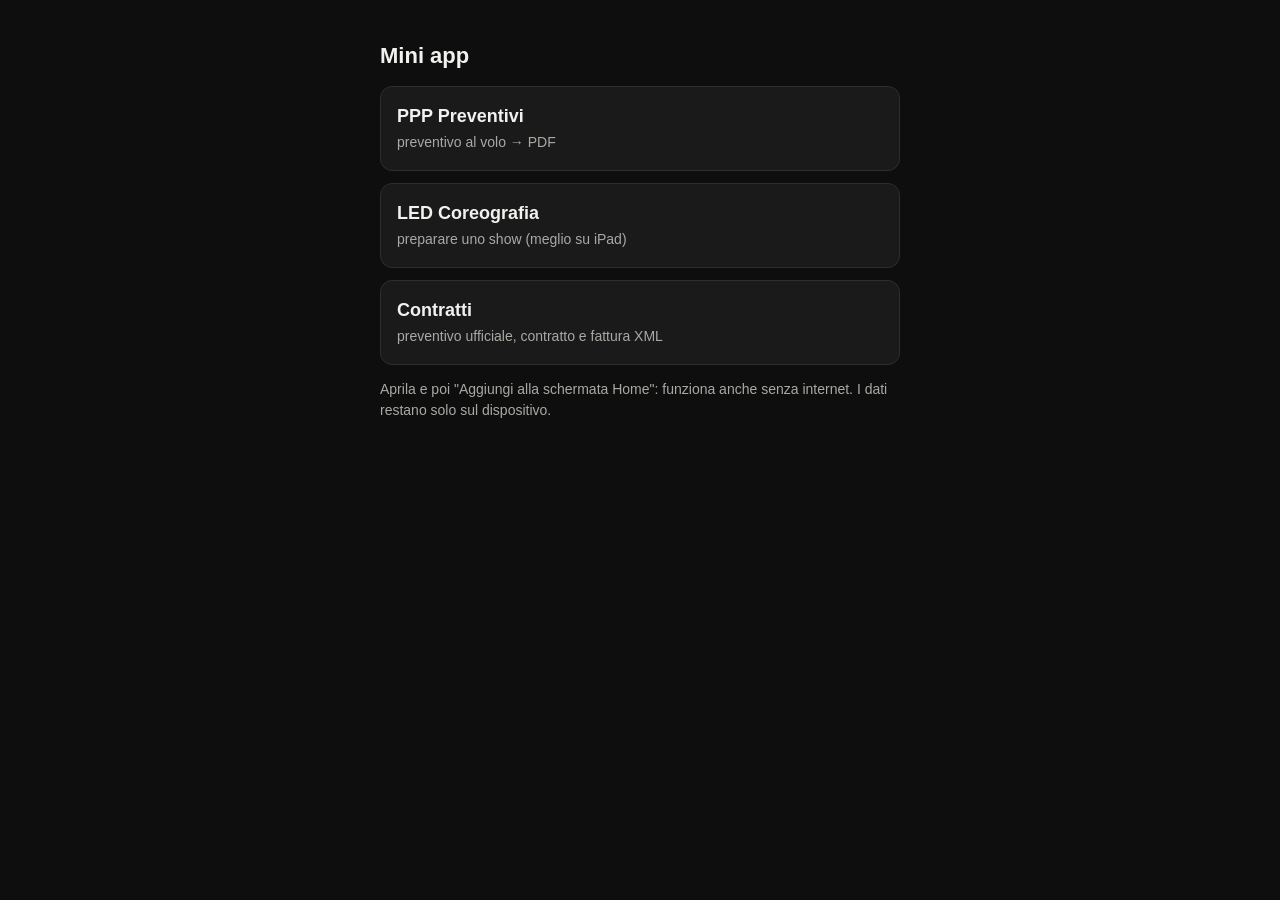
<file: index.html>
<!DOCTYPE html>
<html lang="it"><head><meta charset="utf-8"><meta name="viewport" content="width=device-width, initial-scale=1">
<title>Mini app</title><meta name="robots" content="noindex">
<style>
:root{--bg:#0e0e0e;--card:#1a1a1a;--t:#f1f1ef;--t2:#a9a9a4;--b:#2e2e2c}
body{margin:0;background:var(--bg);color:var(--t);font:16px/1.5 -apple-system,BlinkMacSystemFont,'Segoe UI',Roboto,sans-serif;padding:24px 16px}
main{max-width:520px;margin:0 auto}h1{font-size:22px}
a{display:block;background:var(--card);border:1px solid var(--b);border-radius:12px;padding:16px;margin:12px 0;color:var(--t);text-decoration:none}
a b{display:block;font-size:18px}a span{color:var(--t2);font-size:14px}p{color:var(--t2);font-size:14px}
</style></head><body><main>
<h1>Mini app</h1>
<a href="preventivi/"><b>PPP Preventivi</b><span>preventivo al volo → PDF</span></a>
<a href="led/"><b>LED Coreografia</b><span>preparare uno show (meglio su iPad)</span></a>
<a href="contratti/"><b>Contratti</b><span>preventivo ufficiale, contratto e fattura XML</span></a>
<p>Aprila e poi "Aggiungi alla schermata Home": funziona anche senza internet. I dati restano solo sul dispositivo.</p>
</main></body></html>
</file>
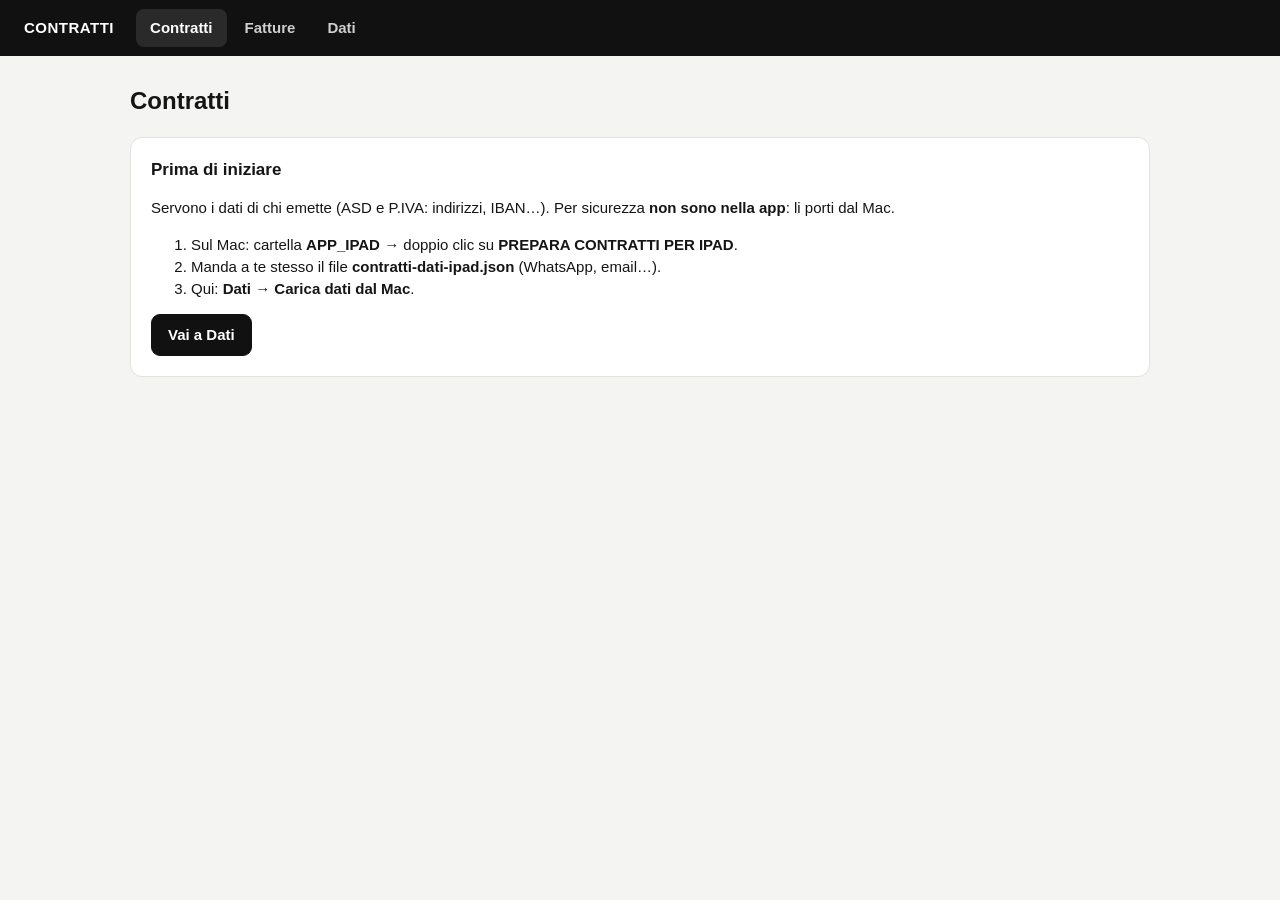
<file: contratti/index.html>
<!DOCTYPE html>
<html lang="it">
<head>
<meta charset="utf-8">
<meta name="viewport" content="width=device-width, initial-scale=1, viewport-fit=cover">
<title>Contratti</title>
<meta name="robots" content="noindex">
<meta name="theme-color" content="#111111">
<meta name="apple-mobile-web-app-capable" content="yes">
<meta name="mobile-web-app-capable" content="yes">
<meta name="apple-mobile-web-app-status-bar-style" content="black">
<meta name="apple-mobile-web-app-title" content="Contratti">
<link rel="manifest" href="manifest.webmanifest">
<link rel="icon" type="image/png" sizes="192x192" href="assets/icon-192.png">
<link rel="apple-touch-icon" href="assets/icon-180.png">
<link rel="stylesheet" href="style.css">
</head>
<body>
<header class="barra">
  <div class="logo">CONTRATTI</div>
  <nav>
    <a href="#elenco" data-tab="elenco">Contratti</a>
    <a href="#fatture" data-tab="fatture">Fatture</a>
    <a href="#dati" data-tab="dati">Dati</a>
  </nav>
</header>
<main id="vista"></main>

<div id="overlay" class="overlay nascosto" role="dialog" aria-modal="true">
  <div class="overlay-box">
    <div class="overlay-testa"><b id="overlay-titolo"></b><button type="button" class="btn leggero" id="overlay-chiudi">Chiudi</button></div>
    <div id="overlay-corpo"></div>
  </div>
</div>
<div id="toast" class="toast nascosto" role="status" aria-live="polite"></div>

<script src="vendor/nunjucks.min.js"></script>
<script src="vendor/jspdf.umd.min.js"></script>
<script src="logica.js"></script>
<script src="base.js"></script>
<script src="pdf.js"></script>
<script src="app.js"></script>
</body>
</html>
</file>
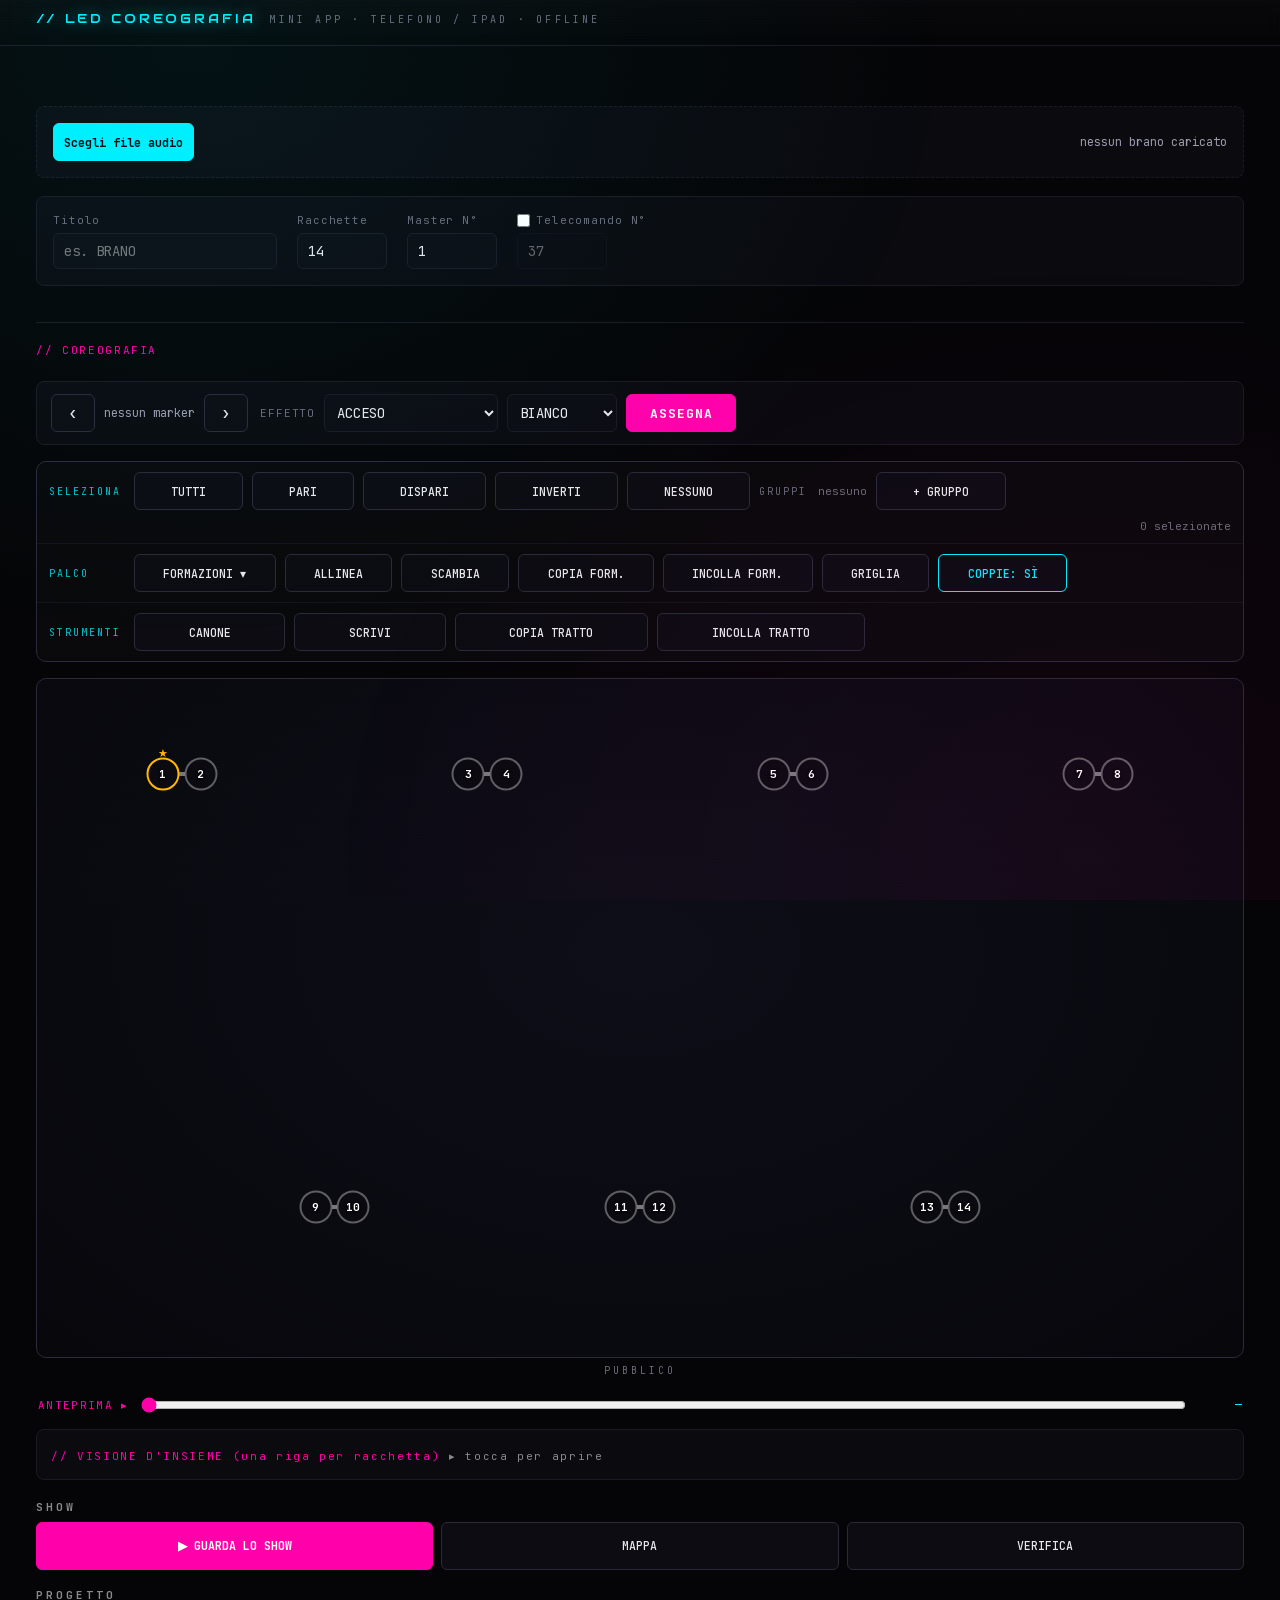
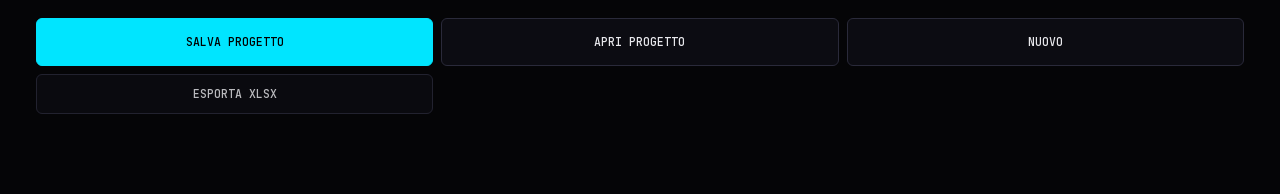
<file: led/index.html>
<!DOCTYPE html>
<html lang="it">
<head>
<meta charset="UTF-8">
<meta name="viewport" content="width=device-width, initial-scale=1, viewport-fit=cover">
<title>LED Coreografia</title>
<meta name="description" content="Editor COREOGRAFIA dell'app LED, per preparare gli show anche fuori casa.">
<meta name="theme-color" content="#000000">
<meta name="apple-mobile-web-app-capable" content="yes">
<meta name="mobile-web-app-capable" content="yes">
<meta name="apple-mobile-web-app-status-bar-style" content="black-translucent">
<meta name="apple-mobile-web-app-title" content="LED Coreo">
<link rel="manifest" href="manifest.webmanifest">
<link rel="icon" type="image/png" sizes="192x192" href="assets/icon-192.png">
<link rel="apple-touch-icon" href="assets/icon-180.png">
<link rel="stylesheet" href="fonts/fonts.css">
<link rel="stylesheet" href="editor/app.css">
<link rel="stylesheet" href="editor/audio-assistant.css">
<link rel="stylesheet" href="editor/coreografia.css">
<link rel="stylesheet" href="mini.css">
</head>
<body>

<header class="topbar">
  <div class="brand">
    <span class="brand-mark">// LED COREOGRAFIA</span>
    <span class="brand-tag">MINI APP · TELEFONO / IPAD · OFFLINE</span>
  </div>
</header>

<main class="shell">
  <div id="tab-audio">
    <div id="audio-assistant-root">
      <div class="aa-loading">Caricamento COREOGRAFIA…</div>
    </div>
  </div>
</main>

<div class="toast" id="toast"></div>

<script src="vendor/jszip.min.js"></script>
<script src="vendor/exceljs.min.js"></script>
<script src="editor/registro.js"></script>
<script src="mini.js"></script>
<script src="motore.js"></script>
<script>
  // come app.js del Mac: colori del registro come variabili CSS, poi l'editor
  (function () {
    const root = document.documentElement;
    Object.entries(window.LED_REGISTRO.colori).forEach(([nome, info]) => root.style.setProperty('--led-' + nome.toLowerCase(), info.css));
    const s = document.createElement('script');
    s.src = 'editor/audio-assistant.js';
    s.onerror = () => toast('Errore caricamento editor', 'err');
    document.body.appendChild(s);
    const sicuro = location.protocol === 'https:' || location.hostname === 'localhost' || location.hostname === '127.0.0.1';
    if ('serviceWorker' in navigator && sicuro) navigator.serviceWorker.register('sw.js').catch(() => {});
  })();
</script>
</body>
</html>
</file>
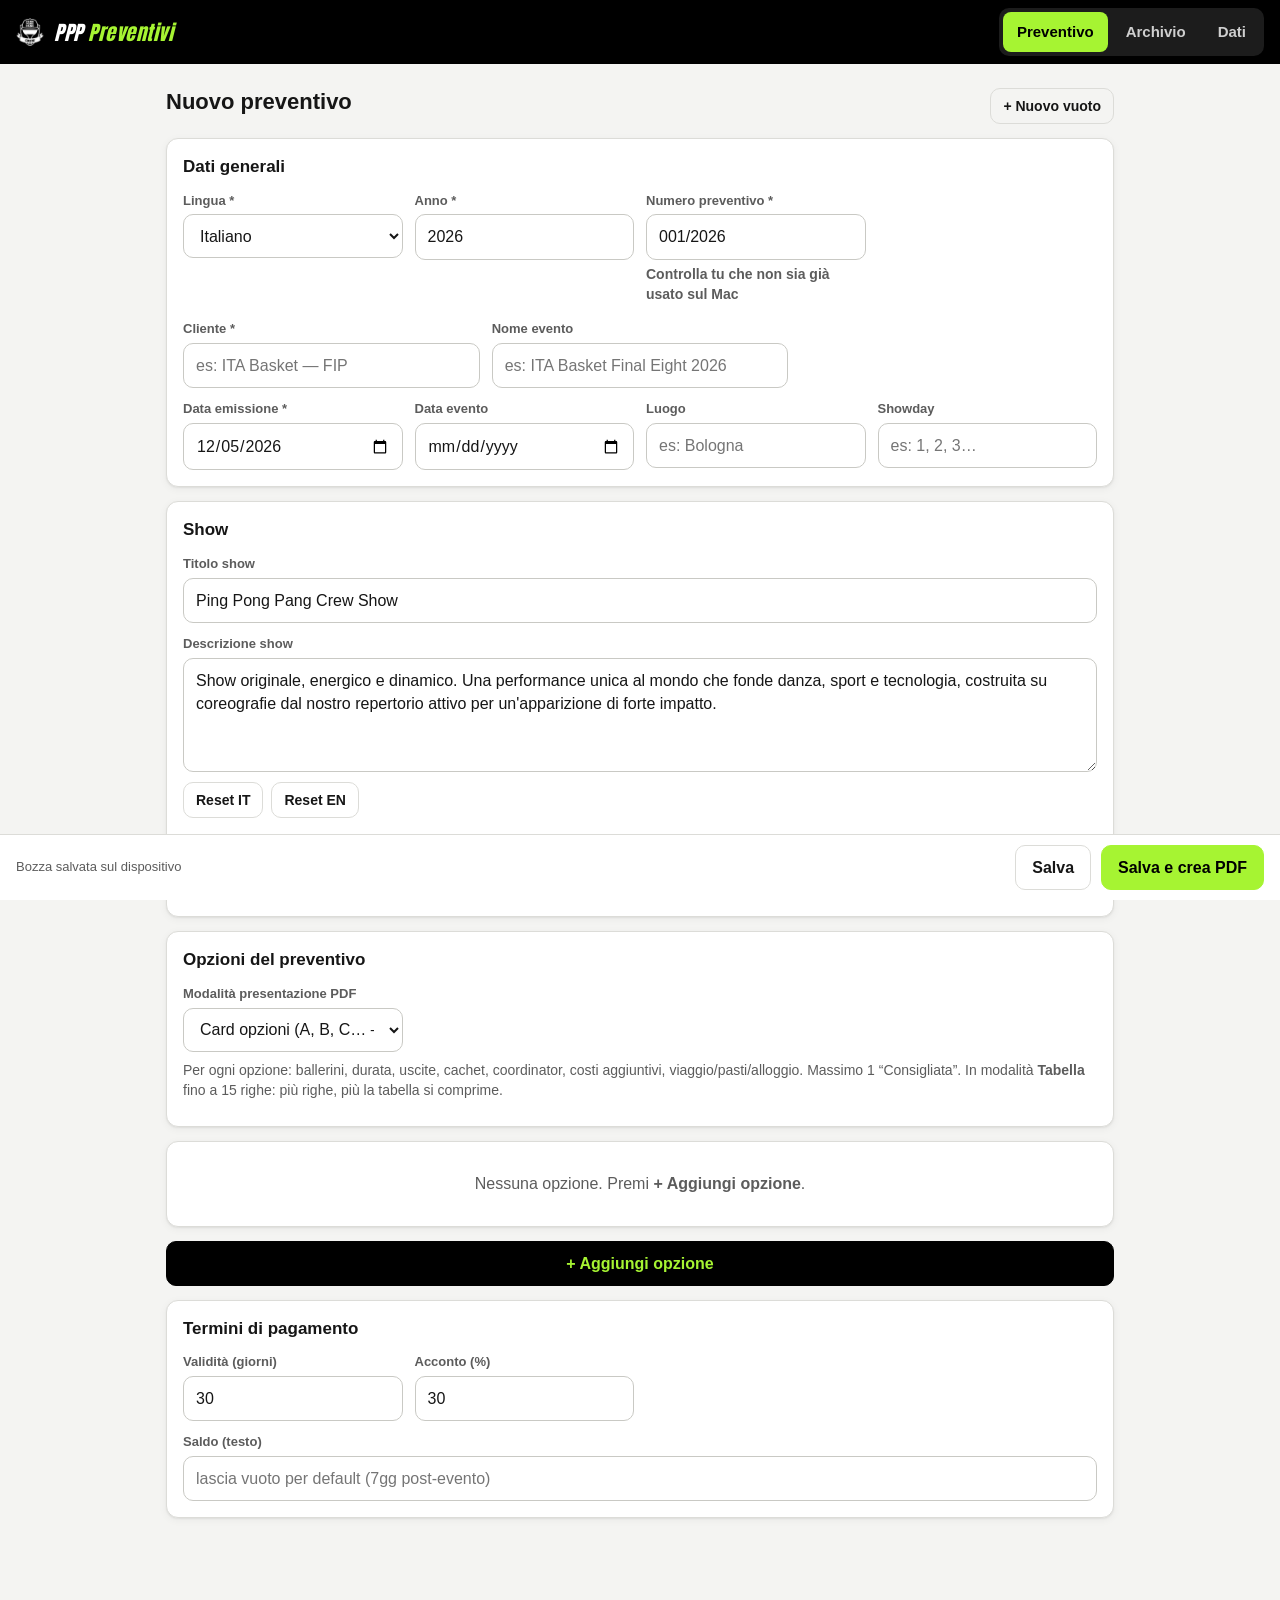
<file: preventivi/index.html>
<!DOCTYPE html>
<html lang="it">
<head>
<meta charset="utf-8">
<meta name="viewport" content="width=device-width, initial-scale=1, viewport-fit=cover">
<title>PPP Preventivi</title>
<meta name="description" content="Prepara i preventivi Ping Pong Pang Crew e crea il PDF, anche offline.">
<meta name="theme-color" content="#000000">
<meta name="apple-mobile-web-app-capable" content="yes">
<meta name="mobile-web-app-capable" content="yes">
<meta name="apple-mobile-web-app-status-bar-style" content="black">
<meta name="apple-mobile-web-app-title" content="PPP Preventivi">
<link rel="manifest" href="manifest.webmanifest">
<link rel="icon" type="image/png" sizes="192x192" href="assets/icon-192.png">
<link rel="apple-touch-icon" href="assets/icon-180.png">
<link rel="stylesheet" href="style.css">
</head>
<body>
<header class="topbar">
  <div class="brand"><img src="assets/logo_white.png" alt=""><span>PPP <em>Preventivi</em></span></div>
  <nav class="tabs" aria-label="Sezioni">
    <button type="button" data-vai="preventivo">Preventivo</button>
    <button type="button" data-vai="archivio">Archivio</button>
    <button type="button" data-vai="dati">Dati</button>
  </nav>
</header>

<main id="vista" tabindex="-1"></main>

<div id="overlay" class="overlay hidden" role="dialog" aria-modal="true" aria-labelledby="overlay-titolo">
  <div class="overlay-box">
    <div class="overlay-head">
      <h2 id="overlay-titolo">PDF</h2>
      <button type="button" class="btn btn-ghost" id="overlay-chiudi">Chiudi</button>
    </div>
    <div id="overlay-corpo"></div>
  </div>
</div>

<div id="toast" class="toast hidden" role="status" aria-live="polite"></div>

<script src="vendor/html2canvas.min.js"></script>
<script src="vendor/jspdf.umd.min.js"></script>
<script src="pdf-css.js"></script>
<script src="pdf.js"></script>
<script src="config-ppp.js"></script>
<script src="app.js"></script>
</body>
</html>
</file>
<file: contratti/style.css>
:root {
  --bg: #f4f4f2; --card: #fff; --ink: #151515; --muted: #6b6b6b; --line: #e2e2df;
  --acc: #111; --ok: #4f8f00; --okbg: #eaf7d9; --warn: #b45309; --warnbg: #fff4e5; --err: #c62828;
  --r: 12px;
}
* { box-sizing: border-box; }
html { font: 15px/1.45 -apple-system, BlinkMacSystemFont, "Helvetica Neue", Helvetica, Arial, sans-serif; color: var(--ink); background: var(--bg); }
body { margin: 0; }
a { color: inherit; }
header.barra { position: sticky; top: 0; z-index: 10; background: #111; color: #fff; display: flex; align-items: center; gap: 22px; padding: 0 24px; height: 56px; }
header.barra .logo { font-weight: 800; letter-spacing: .5px; }
header.barra nav { display: flex; gap: 4px; }
header.barra nav a { text-decoration: none; padding: 8px 14px; border-radius: 8px; color: #cfcfcf; font-weight: 600; }
header.barra nav a.on, header.barra nav a:hover { background: #2a2a2a; color: #fff; }
main { max-width: 1060px; margin: 0 auto; padding: 24px 20px 120px; }
h1 { font-size: 24px; margin: 4px 0 18px; }
h2 { font-size: 17px; margin: 0 0 14px; display: flex; align-items: center; gap: 10px; }
h2 .n { display: inline-grid; place-items: center; width: 26px; height: 26px; border-radius: 50%; background: #111; color: #fff; font-size: 13px; }
.card { background: var(--card); border: 1px solid var(--line); border-radius: var(--r); padding: 20px; margin-bottom: 16px; }
.riga { display: flex; gap: 12px; flex-wrap: wrap; }
.riga > * { flex: 1 1 180px; }
.riga > .x2 { flex: 2 1 280px; }
.riga > .stretto { flex: 0 1 120px; }
label { display: block; font-size: 12.5px; font-weight: 600; color: var(--muted); margin-bottom: 10px; }
label > input, label > select, label > textarea { margin-top: 4px; }
input, select, textarea { width: 100%; font: inherit; color: inherit; padding: 9px 11px; border: 1px solid #cfcfcb; border-radius: 8px; background: #fff; }
textarea { min-height: 64px; resize: vertical; }
input:focus, select:focus, textarea:focus { outline: 2px solid #111; outline-offset: -1px; border-color: #111; }
input[type=checkbox] { width: auto; margin: 0 6px 0 0; vertical-align: -2px; }
.check { display: flex; align-items: center; color: var(--ink); font-weight: 500; font-size: 14px; }
.aiuto { font-size: 12.5px; color: var(--muted); margin: -4px 0 10px; }
.btn { display: inline-flex; align-items: center; gap: 6px; font: inherit; font-weight: 650; padding: 9px 16px; border-radius: 9px; border: 1px solid #111; background: #fff; color: #111; cursor: pointer; text-decoration: none; white-space: nowrap; }
.btn:hover { background: #f0f0ee; }
.btn.nero { background: #111; color: #fff; }
.btn.nero:hover { background: #333; }
.btn.piccolo { padding: 5px 10px; font-size: 13px; border-radius: 7px; }
.btn.rosso { border-color: var(--err); color: var(--err); }
.btn.leggero { border-color: transparent; background: transparent; color: var(--muted); }
.scelta { display: flex; gap: 10px; flex-wrap: wrap; }
.scelta label { flex: 1 1 220px; margin: 0; border: 2px solid var(--line); border-radius: 10px; padding: 12px 14px; cursor: pointer; color: var(--ink); font-size: 14px; }
.scelta label b { display: block; font-size: 15px; }
.scelta label span { color: var(--muted); font-weight: 400; font-size: 12.5px; }
.scelta input { display: none; }
.scelta label:has(input:checked) { border-color: #111; background: #fafaf7; }
.lista-righe .r { display: flex; gap: 8px; align-items: flex-start; margin-bottom: 8px; }
.lista-righe .r > * { margin: 0; }
.lista-righe .r input { margin: 0; }
.tot { display: flex; gap: 18px; justify-content: flex-end; flex-wrap: wrap; font-size: 14px; color: var(--muted); padding-top: 8px; border-top: 1px solid var(--line); margin-top: 6px; }
.tot b { color: var(--ink); font-size: 16px; }
.pied { position: fixed; left: 0; right: 0; bottom: 0; background: rgba(255,255,255,.96); border-top: 1px solid var(--line); padding: 12px 20px; display: flex; gap: 10px; justify-content: center; align-items: center; flex-wrap: wrap; z-index: 9; backdrop-filter: blur(6px); }
.esito { font-size: 14px; color: var(--muted); }
.esito.ok { color: var(--ok); font-weight: 600; }
.esito.err { color: var(--err); font-weight: 600; }
table.elenco { width: 100%; border-collapse: collapse; font-size: 14px; }
table.elenco th { text-align: left; font-size: 12px; color: var(--muted); font-weight: 650; padding: 8px 10px; border-bottom: 1px solid var(--line); }
table.elenco td { padding: 10px; border-bottom: 1px solid var(--line); vertical-align: middle; }
table.elenco td.az { white-space: nowrap; text-align: right; }
table.elenco .sub { color: var(--muted); font-size: 12.5px; }
.chip { display: inline-block; font-size: 11.5px; font-weight: 700; padding: 2px 8px; border-radius: 20px; background: #eee; }
.chip.asd { background: #e7efff; color: #234a9b; }
.chip.patrizio { background: #f1e9ff; color: #5b2d9b; }
select.stato { width: auto; padding: 4px 8px; font-size: 13px; }
.vuoto { text-align: center; color: var(--muted); padding: 40px 10px; }
.avviso { background: var(--warnbg); color: #6b3a00; border-radius: 10px; padding: 10px 14px; font-size: 13.5px; margin-bottom: 14px; }
.info { background: #f2f6ee; border-radius: 10px; padding: 10px 14px; font-size: 13.5px; margin-bottom: 14px; color: #2f4a12; }
details.altro { margin-top: 6px; }
details.altro summary { cursor: pointer; font-weight: 650; font-size: 14px; color: var(--muted); padding: 6px 0; }
.testa-pagina { display: flex; justify-content: space-between; align-items: center; gap: 12px; flex-wrap: wrap; margin-bottom: 14px; }
.testa-pagina h1 { margin: 0; }
@media (max-width: 700px) { header.barra { gap: 10px; padding: 0 12px; } main { padding: 16px 12px 140px; } }

/* ---------------- mini app (telefono / iPad) ---------------- */
html { -webkit-text-size-adjust: 100%; }
body { padding-bottom: env(safe-area-inset-bottom); }
header.barra { padding-top: env(safe-area-inset-top); height: calc(56px + env(safe-area-inset-top)); }
input, select, textarea { font-size: 16px; }              /* niente zoom automatico su iPhone */
.nascosto { display: none !important; }
.overlay { position: fixed; inset: 0; background: rgba(0,0,0,.55); z-index: 50; display: flex; align-items: flex-start; justify-content: center; padding: 18px 10px; overflow-y: auto; }
.overlay-box { background: #fff; border-radius: 14px; width: 100%; max-width: 620px; padding: 14px; }
.overlay-testa { display: flex; justify-content: space-between; align-items: center; margin-bottom: 10px; gap: 10px; }
.overlay img.anteprima { width: 100%; border: 1px solid var(--line); border-radius: 6px; display: block; }
.overlay .sotto { font-size: 13px; color: var(--muted); margin: 8px 0; }
.caricamento { padding: 40px 10px; text-align: center; color: var(--muted); }
.spinner { width: 34px; height: 34px; border: 3px solid #ddd; border-top-color: #111; border-radius: 50%; margin: 0 auto 12px; animation: gira 0.8s linear infinite; }
@keyframes gira { to { transform: rotate(360deg); } }
.toast { position: fixed; left: 50%; transform: translateX(-50%); bottom: calc(90px + env(safe-area-inset-bottom)); background: #111; color: #fff; padding: 10px 16px; border-radius: 10px; font-size: 14px; z-index: 60; max-width: 90vw; }
.schede { display: flex; flex-direction: column; gap: 10px; }
.scheda { background: var(--card); border: 1px solid var(--line); border-radius: var(--r); padding: 14px; }
.scheda .su { display: flex; justify-content: space-between; gap: 8px; align-items: flex-start; }
.scheda .sub { color: var(--muted); font-size: 13px; }
.scheda .az { display: flex; flex-wrap: wrap; gap: 6px; margin-top: 10px; }
.pied { padding-bottom: calc(12px + env(safe-area-inset-bottom)); }
.err { color: var(--err); }
@media (max-width: 700px) {
  header.barra nav a { padding: 8px 10px; }
  .card { padding: 14px; }
  .lista-righe .r { flex-wrap: wrap; }
  .lista-righe .r input[type=date] { flex: 1 1 150px !important; }
  .lista-righe .r input[data-c=attivita], .lista-righe .r input[data-c=descrizione] { flex: 1 1 100% !important; order: -1; }
  .pied .btn { padding: 9px 12px; }
}
</file>
<file: led/fonts/fonts.css>
/* Caratteri dell'app LED (Audiowide, JetBrains Mono — licenza OFL), copiati per l'uso offline */
/* latin-ext */
@font-face {
  font-family: 'Audiowide';
  font-style: normal;
  font-weight: 400;
  font-display: swap;
  src: url(audiowide-02a122c5.woff2) format('woff2');
  unicode-range: U+0100-02BA, U+02BD-02C5, U+02C7-02CC, U+02CE-02D7, U+02DD-02FF, U+0304, U+0308, U+0329, U+1D00-1DBF, U+1E00-1E9F, U+1EF2-1EFF, U+2020, U+20A0-20AB, U+20AD-20C4, U+2113, U+2C60-2C7F, U+A720-A7FF;
}
/* latin */
@font-face {
  font-family: 'Audiowide';
  font-style: normal;
  font-weight: 400;
  font-display: swap;
  src: url(audiowide-21aea122.woff2) format('woff2');
  unicode-range: U+0000-00FF, U+0131, U+0152-0153, U+02BB-02BC, U+02C6, U+02DA, U+02DC, U+0304, U+0308, U+0329, U+2000-206F, U+20AC, U+2122, U+2191, U+2193, U+2212, U+2215, U+FEFF, U+FFFD;
}
/* cyrillic-ext */
@font-face {
  font-family: 'JetBrains Mono';
  font-style: normal;
  font-weight: 300;
  font-display: swap;
  src: url(jetbrainsmono-5fb012d3.woff2) format('woff2');
  unicode-range: U+0460-052F, U+1C80-1C8A, U+20B4, U+2DE0-2DFF, U+A640-A69F, U+FE2E-FE2F;
}
/* cyrillic */
@font-face {
  font-family: 'JetBrains Mono';
  font-style: normal;
  font-weight: 300;
  font-display: swap;
  src: url(jetbrainsmono-026d8f5f.woff2) format('woff2');
  unicode-range: U+0301, U+0400-045F, U+0490-0491, U+04B0-04B1, U+2116;
}
/* greek */
@font-face {
  font-family: 'JetBrains Mono';
  font-style: normal;
  font-weight: 300;
  font-display: swap;
  src: url(jetbrainsmono-495eef15.woff2) format('woff2');
  unicode-range: U+0370-0377, U+037A-037F, U+0384-038A, U+038C, U+038E-03A1, U+03A3-03FF;
}
/* vietnamese */
@font-face {
  font-family: 'JetBrains Mono';
  font-style: normal;
  font-weight: 300;
  font-display: swap;
  src: url(jetbrainsmono-af24f5ce.woff2) format('woff2');
  unicode-range: U+0102-0103, U+0110-0111, U+0128-0129, U+0168-0169, U+01A0-01A1, U+01AF-01B0, U+0300-0301, U+0303-0304, U+0308-0309, U+0323, U+0329, U+1EA0-1EF9, U+20AB;
}
/* latin-ext */
@font-face {
  font-family: 'JetBrains Mono';
  font-style: normal;
  font-weight: 300;
  font-display: swap;
  src: url(jetbrainsmono-8ff363ab.woff2) format('woff2');
  unicode-range: U+0100-02BA, U+02BD-02C5, U+02C7-02CC, U+02CE-02D7, U+02DD-02FF, U+0304, U+0308, U+0329, U+1D00-1DBF, U+1E00-1E9F, U+1EF2-1EFF, U+2020, U+20A0-20AB, U+20AD-20C4, U+2113, U+2C60-2C7F, U+A720-A7FF;
}
/* latin */
@font-face {
  font-family: 'JetBrains Mono';
  font-style: normal;
  font-weight: 300;
  font-display: swap;
  src: url(jetbrainsmono-95d8bdf5.woff2) format('woff2');
  unicode-range: U+0000-00FF, U+0131, U+0152-0153, U+02BB-02BC, U+02C6, U+02DA, U+02DC, U+0304, U+0308, U+0329, U+2000-206F, U+20AC, U+2122, U+2191, U+2193, U+2212, U+2215, U+FEFF, U+FFFD;
}
/* cyrillic-ext */
@font-face {
  font-family: 'JetBrains Mono';
  font-style: normal;
  font-weight: 400;
  font-display: swap;
  src: url(jetbrainsmono-5fb012d3.woff2) format('woff2');
  unicode-range: U+0460-052F, U+1C80-1C8A, U+20B4, U+2DE0-2DFF, U+A640-A69F, U+FE2E-FE2F;
}
/* cyrillic */
@font-face {
  font-family: 'JetBrains Mono';
  font-style: normal;
  font-weight: 400;
  font-display: swap;
  src: url(jetbrainsmono-026d8f5f.woff2) format('woff2');
  unicode-range: U+0301, U+0400-045F, U+0490-0491, U+04B0-04B1, U+2116;
}
/* greek */
@font-face {
  font-family: 'JetBrains Mono';
  font-style: normal;
  font-weight: 400;
  font-display: swap;
  src: url(jetbrainsmono-495eef15.woff2) format('woff2');
  unicode-range: U+0370-0377, U+037A-037F, U+0384-038A, U+038C, U+038E-03A1, U+03A3-03FF;
}
/* vietnamese */
@font-face {
  font-family: 'JetBrains Mono';
  font-style: normal;
  font-weight: 400;
  font-display: swap;
  src: url(jetbrainsmono-af24f5ce.woff2) format('woff2');
  unicode-range: U+0102-0103, U+0110-0111, U+0128-0129, U+0168-0169, U+01A0-01A1, U+01AF-01B0, U+0300-0301, U+0303-0304, U+0308-0309, U+0323, U+0329, U+1EA0-1EF9, U+20AB;
}
/* latin-ext */
@font-face {
  font-family: 'JetBrains Mono';
  font-style: normal;
  font-weight: 400;
  font-display: swap;
  src: url(jetbrainsmono-8ff363ab.woff2) format('woff2');
  unicode-range: U+0100-02BA, U+02BD-02C5, U+02C7-02CC, U+02CE-02D7, U+02DD-02FF, U+0304, U+0308, U+0329, U+1D00-1DBF, U+1E00-1E9F, U+1EF2-1EFF, U+2020, U+20A0-20AB, U+20AD-20C4, U+2113, U+2C60-2C7F, U+A720-A7FF;
}
/* latin */
@font-face {
  font-family: 'JetBrains Mono';
  font-style: normal;
  font-weight: 400;
  font-display: swap;
  src: url(jetbrainsmono-95d8bdf5.woff2) format('woff2');
  unicode-range: U+0000-00FF, U+0131, U+0152-0153, U+02BB-02BC, U+02C6, U+02DA, U+02DC, U+0304, U+0308, U+0329, U+2000-206F, U+20AC, U+2122, U+2191, U+2193, U+2212, U+2215, U+FEFF, U+FFFD;
}
/* cyrillic-ext */
@font-face {
  font-family: 'JetBrains Mono';
  font-style: normal;
  font-weight: 500;
  font-display: swap;
  src: url(jetbrainsmono-5fb012d3.woff2) format('woff2');
  unicode-range: U+0460-052F, U+1C80-1C8A, U+20B4, U+2DE0-2DFF, U+A640-A69F, U+FE2E-FE2F;
}
/* cyrillic */
@font-face {
  font-family: 'JetBrains Mono';
  font-style: normal;
  font-weight: 500;
  font-display: swap;
  src: url(jetbrainsmono-026d8f5f.woff2) format('woff2');
  unicode-range: U+0301, U+0400-045F, U+0490-0491, U+04B0-04B1, U+2116;
}
/* greek */
@font-face {
  font-family: 'JetBrains Mono';
  font-style: normal;
  font-weight: 500;
  font-display: swap;
  src: url(jetbrainsmono-495eef15.woff2) format('woff2');
  unicode-range: U+0370-0377, U+037A-037F, U+0384-038A, U+038C, U+038E-03A1, U+03A3-03FF;
}
/* vietnamese */
@font-face {
  font-family: 'JetBrains Mono';
  font-style: normal;
  font-weight: 500;
  font-display: swap;
  src: url(jetbrainsmono-af24f5ce.woff2) format('woff2');
  unicode-range: U+0102-0103, U+0110-0111, U+0128-0129, U+0168-0169, U+01A0-01A1, U+01AF-01B0, U+0300-0301, U+0303-0304, U+0308-0309, U+0323, U+0329, U+1EA0-1EF9, U+20AB;
}
/* latin-ext */
@font-face {
  font-family: 'JetBrains Mono';
  font-style: normal;
  font-weight: 500;
  font-display: swap;
  src: url(jetbrainsmono-8ff363ab.woff2) format('woff2');
  unicode-range: U+0100-02BA, U+02BD-02C5, U+02C7-02CC, U+02CE-02D7, U+02DD-02FF, U+0304, U+0308, U+0329, U+1D00-1DBF, U+1E00-1E9F, U+1EF2-1EFF, U+2020, U+20A0-20AB, U+20AD-20C4, U+2113, U+2C60-2C7F, U+A720-A7FF;
}
/* latin */
@font-face {
  font-family: 'JetBrains Mono';
  font-style: normal;
  font-weight: 500;
  font-display: swap;
  src: url(jetbrainsmono-95d8bdf5.woff2) format('woff2');
  unicode-range: U+0000-00FF, U+0131, U+0152-0153, U+02BB-02BC, U+02C6, U+02DA, U+02DC, U+0304, U+0308, U+0329, U+2000-206F, U+20AC, U+2122, U+2191, U+2193, U+2212, U+2215, U+FEFF, U+FFFD;
}
/* cyrillic-ext */
@font-face {
  font-family: 'JetBrains Mono';
  font-style: normal;
  font-weight: 700;
  font-display: swap;
  src: url(jetbrainsmono-5fb012d3.woff2) format('woff2');
  unicode-range: U+0460-052F, U+1C80-1C8A, U+20B4, U+2DE0-2DFF, U+A640-A69F, U+FE2E-FE2F;
}
/* cyrillic */
@font-face {
  font-family: 'JetBrains Mono';
  font-style: normal;
  font-weight: 700;
  font-display: swap;
  src: url(jetbrainsmono-026d8f5f.woff2) format('woff2');
  unicode-range: U+0301, U+0400-045F, U+0490-0491, U+04B0-04B1, U+2116;
}
/* greek */
@font-face {
  font-family: 'JetBrains Mono';
  font-style: normal;
  font-weight: 700;
  font-display: swap;
  src: url(jetbrainsmono-495eef15.woff2) format('woff2');
  unicode-range: U+0370-0377, U+037A-037F, U+0384-038A, U+038C, U+038E-03A1, U+03A3-03FF;
}
/* vietnamese */
@font-face {
  font-family: 'JetBrains Mono';
  font-style: normal;
  font-weight: 700;
  font-display: swap;
  src: url(jetbrainsmono-af24f5ce.woff2) format('woff2');
  unicode-range: U+0102-0103, U+0110-0111, U+0128-0129, U+0168-0169, U+01A0-01A1, U+01AF-01B0, U+0300-0301, U+0303-0304, U+0308-0309, U+0323, U+0329, U+1EA0-1EF9, U+20AB;
}
/* latin-ext */
@font-face {
  font-family: 'JetBrains Mono';
  font-style: normal;
  font-weight: 700;
  font-display: swap;
  src: url(jetbrainsmono-8ff363ab.woff2) format('woff2');
  unicode-range: U+0100-02BA, U+02BD-02C5, U+02C7-02CC, U+02CE-02D7, U+02DD-02FF, U+0304, U+0308, U+0329, U+1D00-1DBF, U+1E00-1E9F, U+1EF2-1EFF, U+2020, U+20A0-20AB, U+20AD-20C4, U+2113, U+2C60-2C7F, U+A720-A7FF;
}
/* latin */
@font-face {
  font-family: 'JetBrains Mono';
  font-style: normal;
  font-weight: 700;
  font-display: swap;
  src: url(jetbrainsmono-95d8bdf5.woff2) format('woff2');
  unicode-range: U+0000-00FF, U+0131, U+0152-0153, U+02BB-02BC, U+02C6, U+02DA, U+02DC, U+0304, U+0308, U+0329, U+2000-206F, U+20AC, U+2122, U+2191, U+2193, U+2212, U+2215, U+FEFF, U+FFFD;
}
</file>
<file: led/editor/app.css>
/* COPIA da APP_LED/web/app.css */
:root {
  --bg:        #050507;
  --bg-soft:   #0a0a0f;
  --bg-track:  #0c0c12;
  --line:      #1a1a24;
  --line-hot:  #2a2a3a;
  --line-soft: #14141c;
  --text:      #e8e8ec;
  --muted:     #6a6a7a;
  --dim:       #9a9aac;

  --cyan:      #00f0ff;
  --magenta:   #ff00aa;
  --green:     #00ff88;
  --amber:     #ffb800;
  --red:       #ff3355;

  --display:   'Audiowide', system-ui;
  --mono:      'JetBrains Mono', monospace;
}

* { box-sizing: border-box; margin: 0; padding: 0; }

html, body {
  background: var(--bg);
  color: var(--text);
  font-family: var(--mono);
  font-weight: 400;
  min-height: 100vh;
  overflow-x: hidden;
  -webkit-font-smoothing: antialiased;
}

body::before {
  content: '';
  position: fixed; inset: 0;
  pointer-events: none;
  z-index: 100;
  background:
    repeating-linear-gradient(
      0deg,
      rgba(255,255,255,0.012) 0px,
      rgba(255,255,255,0.012) 1px,
      transparent 1px,
      transparent 3px
    );
  mix-blend-mode: overlay;
}
body::after {
  content: '';
  position: fixed; inset: 0;
  pointer-events: none;
  z-index: 99;
  background:
    radial-gradient(ellipse at 15% 5%, rgba(0,240,255,0.06) 0%, transparent 50%),
    radial-gradient(ellipse at 85% 95%, rgba(255,0,170,0.05) 0%, transparent 50%);
}

/* TOP BAR */
.topbar {
  display: flex;
  align-items: center;
  justify-content: space-between;
  padding: 18px 36px;
  border-bottom: 1px solid var(--line);
  background: linear-gradient(180deg, rgba(255,255,255,0.02), transparent);
  position: sticky;
  top: 0;
  z-index: 50;
  backdrop-filter: blur(8px);
}
.brand { display: flex; align-items: baseline; gap: 14px; }
.brand-mark {
  font-family: var(--display);
  font-size: 13px;
  letter-spacing: 0.22em;
  color: var(--cyan);
  text-shadow: 0 0 14px rgba(0,240,255,0.55);
}
.brand-tag {
  font-size: 10px;
  letter-spacing: 0.32em;
  color: var(--muted);
  text-transform: uppercase;
}
.status {
  display: flex; align-items: center; gap: 28px;
  font-size: 10px; letter-spacing: 0.22em;
  color: var(--muted); text-transform: uppercase;
}
.status-block { display: flex; align-items: center; gap: 8px; }
.dot {
  width: 8px; height: 8px;
  border-radius: 50%;
  background: var(--green);
  box-shadow: 0 0 10px var(--green);
  animation: pulse 1.6s ease-in-out infinite;
}
.dot.amber { background: var(--amber); box-shadow: 0 0 10px var(--amber); }
.dot.green { background: var(--green); box-shadow: 0 0 10px var(--green); }
@keyframes pulse {
  0%,100% { opacity: 1; transform: scale(1); }
  50%     { opacity: 0.45; transform: scale(0.85); }
}

/* SHELL */
.shell {
  max-width: 1480px;
  margin: 0 auto;
  padding: 60px 36px 80px;
  position: relative;
  z-index: 1;
}

/* HERO */
.hero {
  display: grid;
  grid-template-columns: 1fr 360px;
  gap: 60px;
  align-items: end;
  padding-bottom: 56px;
  border-bottom: 1px solid var(--line);
  margin-bottom: 56px;
}
.hero-breadcrumb {
  font-size: 10px;
  letter-spacing: 0.32em;
  color: var(--magenta);
  text-transform: uppercase;
  margin-bottom: 22px;
  display: flex; align-items: center; gap: 12px;
}
.hero-breadcrumb::before {
  content: '';
  display: block; width: 32px; height: 1px;
  background: var(--magenta);
  box-shadow: 0 0 8px var(--magenta);
}
.hero-title {
  font-family: var(--display);
  font-size: clamp(54px, 8.5vw, 112px);
  line-height: 0.92;
  letter-spacing: 0.005em;
  margin-bottom: 28px;
}
.hero-title .l1 {
  display: block;
  background: linear-gradient(180deg, #fff 0%, #b0b0c0 100%);
  -webkit-background-clip: text;
  background-clip: text;
  color: transparent;
  text-shadow: 0 0 40px rgba(255,255,255,0.08);
}
.hero-title .l2 {
  display: block;
  color: var(--cyan);
  text-shadow: 0 0 24px rgba(0,240,255,0.55);
}
.hero-sub {
  font-size: 14px; line-height: 1.7;
  color: var(--dim); max-width: 540px;
  letter-spacing: 0.02em;
  border-left: 2px solid var(--cyan);
  padding-left: 20px;
}
.hero-sub strong { color: var(--text); font-weight: 500; }

.status-panel {
  border: 1px solid var(--line-hot);
  background: linear-gradient(180deg, rgba(0,240,255,0.03), rgba(0,0,0,0));
  padding: 24px;
  position: relative;
}
.status-panel::before, .status-panel::after {
  content: '';
  position: absolute;
  width: 14px; height: 14px;
}
.status-panel::before {
  top: -1px; left: -1px;
  border-top: 2px solid var(--cyan);
  border-left: 2px solid var(--cyan);
}
.status-panel::after {
  bottom: -1px; right: -1px;
  border-bottom: 2px solid var(--cyan);
  border-right: 2px solid var(--cyan);
}
.sp-label {
  font-size: 9px; letter-spacing: 0.32em;
  color: var(--muted); text-transform: uppercase;
  margin-bottom: 14px;
}
.sp-value {
  font-family: var(--display);
  font-size: 22px;
  color: var(--cyan);
  text-shadow: 0 0 14px rgba(0,240,255,0.5);
  letter-spacing: 0.02em;
  margin-bottom: 4px;
  word-break: break-word;
}
.sp-rows {
  display: grid;
  grid-template-columns: 1fr 1fr;
  gap: 14px 24px;
  margin-top: 18px;
  padding-top: 14px;
  border-top: 1px solid var(--line);
}
.sp-row .k {
  font-size: 9px; letter-spacing: 0.28em;
  color: var(--muted); text-transform: uppercase;
  margin-bottom: 4px;
}
.sp-row .v { font-size: 13px; color: var(--text); }
.sp-row .v.hot { color: var(--magenta); text-shadow: 0 0 8px rgba(255,0,170,0.4); }

/* ACTIONS */
.actions {
  display: grid;
  grid-template-columns: repeat(3, 1fr);
  gap: 20px;
  margin-bottom: 24px;
}
.action {
  position: relative;
  background: var(--bg-soft);
  border: 1px solid var(--line);
  padding: 30px 28px 26px;
  cursor: pointer;
  overflow: hidden;
  transition: all 0.28s cubic-bezier(.2,.7,.2,1);
}
.action::before {
  content: '';
  position: absolute; inset: 0;
  pointer-events: none;
  background: linear-gradient(135deg, transparent 60%, var(--accent, transparent) 220%);
  opacity: 0.08;
  transition: opacity 0.28s ease;
}
.action::after {
  content: '';
  position: absolute;
  left: 0; top: 0;
  height: 100%; width: 2px;
  background: var(--accent);
  opacity: 0;
  box-shadow: 0 0 14px var(--accent);
  transition: opacity 0.28s ease;
}
.action:hover {
  border-color: var(--accent);
  transform: translateY(-3px);
}
.action:hover::before { opacity: 0.18; }
.action:hover::after  { opacity: 1; }
.action:hover .action-num { color: var(--accent); text-shadow: 0 0 16px var(--accent); }
.action:hover .action-arrow { transform: translateX(8px); color: var(--accent); }
.action.disabled { opacity: 0.45; pointer-events: none; }

.action[data-color="cyan"]    { --accent: var(--cyan); }
.action[data-color="magenta"] { --accent: var(--magenta); }
.action[data-color="green"]   { --accent: var(--green); }

.action-row {
  display: flex;
  justify-content: space-between;
  align-items: flex-start;
  margin-bottom: 32px;
}
.action-num {
  font-family: var(--display);
  font-size: 36px;
  color: var(--muted);
  letter-spacing: 0.05em;
  transition: all 0.28s ease;
}
.action-arrow {
  font-size: 22px;
  color: var(--muted);
  transition: all 0.28s ease;
}
.action-title {
  font-family: var(--display);
  font-size: 22px;
  letter-spacing: 0.04em;
  margin-bottom: 12px;
  color: var(--text);
}
.action-desc {
  font-size: 12px;
  line-height: 1.65;
  color: var(--muted);
  margin-bottom: 22px;
}
.action-foot {
  font-size: 10px;
  letter-spacing: 0.32em;
  color: var(--muted);
  text-transform: uppercase;
  padding-top: 16px;
  border-top: 1px dashed var(--line-hot);
}

/* SECONDARY ACTIONS */
.secondary {
  display: flex; gap: 12px;
  margin-bottom: 64px;
  flex-wrap: wrap;
}
.sec-btn {
  display: flex;
  align-items: center;
  gap: 12px;
  padding: 12px 18px;
  background: transparent;
  border: 1px solid var(--line-hot);
  color: var(--dim);
  font-family: var(--mono);
  font-size: 11px;
  letter-spacing: 0.28em;
  text-transform: uppercase;
  cursor: pointer;
  transition: all 0.2s ease;
}
.sec-btn:hover {
  border-color: var(--cyan);
  color: var(--cyan);
  text-shadow: 0 0 8px rgba(0,240,255,0.4);
}
.sec-num {
  font-family: var(--display);
  font-size: 16px;
  color: inherit;
}

/* PREVIEW */
.preview {
  border: 1px solid var(--line);
  background: linear-gradient(180deg, rgba(255,255,255,0.012), transparent 80%);
  position: relative;
}
.preview-head {
  display: flex;
  align-items: flex-start;
  justify-content: space-between;
  padding: 24px 28px 20px;
  border-bottom: 1px solid var(--line);
  flex-wrap: wrap;
  gap: 20px;
}
.preview-title {
  font-family: var(--display);
  font-size: 14px;
  letter-spacing: 0.18em;
  color: var(--cyan);
  text-shadow: 0 0 10px rgba(0,240,255,0.4);
  margin-bottom: 4px;
}
.preview-sub {
  font-size: 10px;
  letter-spacing: 0.28em;
  color: var(--muted);
  text-transform: uppercase;
}
/* APRI COME SHOW: porta la tabella dell'anteprima dentro l'editor COREOGRAFIA */
.pv-apri {
  margin-top: 14px;
  background: var(--magenta);
  color: #fff;
  border: none;
  border-radius: 6px;
  padding: 10px 18px;
  font: inherit;
  font-size: 12px;
  font-weight: 600;
  letter-spacing: 0.14em;
  text-transform: uppercase;
  cursor: pointer;
  box-shadow: 0 0 12px rgba(255, 0, 170, 0.35);
}
.pv-apri:hover { filter: brightness(1.15); }
.pv-apri:disabled { opacity: 0.5; cursor: default; box-shadow: none; }
.preview-stats { display: flex; gap: 28px; align-items: center; flex-wrap: wrap; }
.pstat {
  text-align: right;
  border-left: 1px solid var(--line-hot);
  padding-left: 18px;
}
.pstat .k {
  font-size: 9px; letter-spacing: 0.32em;
  color: var(--muted); text-transform: uppercase;
  margin-bottom: 4px;
}
.pstat .v {
  font-family: var(--display);
  font-size: 16px;
  color: var(--text);
  letter-spacing: 0.04em;
}
.pstat .v.ok { color: var(--green); text-shadow: 0 0 8px rgba(0,255,136,0.4); }
.pstat .v.warn { color: var(--amber); text-shadow: 0 0 8px rgba(255,184,0,0.4); }
.pstat .v.err { color: var(--red); text-shadow: 0 0 8px rgba(255,51,85,0.4); }

.legend {
  display: flex;
  flex-wrap: wrap;
  gap: 18px;
  padding: 16px 28px;
  border-bottom: 1px solid var(--line);
  background: var(--bg-soft);
}
.legend-group {
  display: flex; gap: 14px;
  flex-wrap: wrap; align-items: center;
}
.legend-group + .legend-group {
  border-left: 1px solid var(--line-hot);
  padding-left: 18px;
}
.legend-label {
  font-size: 9px; letter-spacing: 0.32em;
  color: var(--muted); text-transform: uppercase;
  margin-right: 4px;
}
.legend-item {
  display: flex; align-items: center; gap: 7px;
  font-size: 10px; letter-spacing: 0.18em;
  color: var(--dim); text-transform: uppercase;
}
.swatch {
  display: inline-block;
  width: 14px; height: 14px;
  border: 1px solid var(--line-hot);
}
.swatch.fx-strobe {
  background: repeating-linear-gradient(90deg, #fff 0 3px, #000 3px 6px);
}
.swatch.fx-fade {
  background: linear-gradient(90deg, #fff, #000);
}
.swatch.fx-bpm {
  background:
    repeating-linear-gradient(45deg, rgba(255,255,255,0) 0 4px, #fff 4px 6px, rgba(255,255,255,0) 6px 12px),
    #333;
}
.swatch.fx-brillantini {
  background:
    radial-gradient(circle at 25% 30%, #fff 0 1.5px, transparent 2px),
    radial-gradient(circle at 70% 65%, #fff 0 1.5px, transparent 2px),
    radial-gradient(circle at 55% 20%, #fff 0 1px,   transparent 2px),
    var(--led-verde, #22dd44);
}
.swatch.fx-lettera {
  background:
    radial-gradient(circle at 50% 50%, #fff 0 3px, transparent 4px),
    #1c1c24;
}
.swatch.fx-generic {
  background:
    repeating-linear-gradient(45deg, rgba(255,255,255,0.4) 0 3px, rgba(0,0,0,0.5) 3px 6px),
    linear-gradient(135deg, var(--cyan), var(--magenta));
}
.swatch.fx-spirale {
  background: repeating-conic-gradient(#fff 0deg 8deg, #15151c 8deg 120deg);
}
.swatch.fx-asterisco {
  background: repeating-conic-gradient(#fff 0deg 3deg, #15151c 3deg 60deg);
}
.swatch.fx-stella_rotante {
  background:
    radial-gradient(circle at 50% 50%, #fff 0 2.5px, transparent 3px),
    repeating-conic-gradient(rgba(255,255,255,0.65) 0deg 5deg, #15151c 5deg 60deg);
}
.swatch.fx-hit {
  background: repeating-radial-gradient(circle at 50% 50%, #fff 0 1.5px, #15151c 1.5px 4px);
}
.swatch.fx-arcobaleno {
  background: linear-gradient(90deg, #f00, #ff0, #0f0, #0ff, #00f, #f0f, #f00);
}
.swatch.fx-caos {
  background:
    radial-gradient(circle at 25% 30%, #f00 0 1.5px, transparent 2px),
    radial-gradient(circle at 70% 65%, #0f0 0 1.5px, transparent 2px),
    radial-gradient(circle at 55% 20%, #00f 0 1px,   transparent 2px),
    #15151c;
}
.swatch.fx-sfumatura {
  background: linear-gradient(90deg, #fff, #15151c, #fff);
}
.swatch.fx-transizione {
  background: radial-gradient(circle at 30% 50%, #fff 0%, #fff 12%, transparent 13%),
              radial-gradient(circle at 55% 40%, #fff 0%, #fff 10%, transparent 11%),
              radial-gradient(circle at 70% 60%, #fff 0%, #fff 9%, transparent 10%),
              linear-gradient(90deg, #15151c, #2a2a3a);
}
.swatch.error {
  background: var(--red);
  border-color: var(--red);
  box-shadow: 0 0 8px var(--red);
  animation: pulse-err 1s ease-in-out infinite;
}
.swatch.buio { background: #000; border-color: #444; }
@keyframes pulse-err {
  0%,100% { opacity: 1; }
  50%     { opacity: 0.4; }
}

.timeline-wrap {
  padding: 20px 28px 28px;
  position: relative;
}

.ruler {
  display: grid;
  grid-template-columns: 90px 1fr;
  gap: 14px;
  align-items: center;
  margin-bottom: 14px;
}
.ruler-label {
  font-size: 9px; letter-spacing: 0.28em;
  color: var(--muted); text-transform: uppercase;
}
.ruler-track {
  position: relative;
  height: 28px;
  border-bottom: 1px solid var(--line-hot);
}
.tick {
  position: absolute;
  bottom: 0;
  width: 1px;
  height: 8px;
  background: var(--line-hot);
}
.tick.major { height: 14px; background: var(--muted); }
.tick-label {
  position: absolute;
  bottom: 16px;
  transform: translateX(-50%);
  font-size: 9px;
  letter-spacing: 0.18em;
  color: var(--muted);
  white-space: nowrap;
  font-family: var(--mono);
}

.row {
  display: grid;
  grid-template-columns: 90px 1fr;
  gap: 14px;
  align-items: center;
  margin-bottom: 4px;
  position: relative;
}
.row-label {
  display: flex; align-items: center; gap: 8px;
  font-size: 10px; letter-spacing: 0.18em;
  color: var(--dim); text-transform: uppercase;
}
.row-label .id {
  font-family: var(--display);
  font-size: 11px;
  color: var(--text);
  letter-spacing: 0.04em;
}
.row-label .badge {
  background: var(--magenta);
  color: #000;
  font-size: 8px; font-weight: 700;
  letter-spacing: 0.18em;
  padding: 2px 6px;
  text-transform: uppercase;
  box-shadow: 0 0 8px rgba(255,0,170,0.5);
}

.track {
  position: relative;
  height: 28px;
  background: var(--bg-track);
  border: 1px solid var(--line-soft);
  display: flex;
  overflow: hidden;
}
.row.master .track {
  border-color: var(--line-hot);
  box-shadow: 0 0 0 1px rgba(255,0,170,0.15);
}
.seg {
  height: 100%;
  position: relative;
  cursor: pointer;
  transition: filter 0.15s ease;
}
.seg:hover {
  filter: brightness(1.4) saturate(1.3);
  z-index: 4;
}
.seg + .seg {
  border-left: 1px solid rgba(0,0,0,0.4);
}
.seg.error {
  background: var(--red) !important;
  box-shadow: inset 0 0 0 1px var(--red), inset 0 0 12px var(--red);
  animation: pulse-err 1s ease-in-out infinite;
  z-index: 3;
}
.seg.buio { background: #000; }

/* effect overlays */

/* STROBO: barre verticali bianco/nero alternate — effetto flash netto */
.seg.strobe::after {
  content: '';
  position: absolute; inset: 0;
  background: repeating-linear-gradient(
    90deg,
    rgba(255,255,255,0.75) 0 3px,
    rgba(0,0,0,0.88)        3px 6px
  );
}

/* FADE: gradiente sinistra→destra, nero a destra */
.seg.fade::after {
  content: '';
  position: absolute; inset: 0;
  background: linear-gradient(90deg, transparent 0%, rgba(0,0,0,0.95) 100%);
}

/* BPM: linee diagonali a 45° — chiaramente diverso dallo strobo verticale */
.seg.bpm::after {
  content: '';
  position: absolute; inset: 0;
  background: repeating-linear-gradient(
    45deg,
    rgba(0,0,0,0)   0   5px,
    rgba(0,0,0,0.8) 5px 7px,
    rgba(0,0,0,0)   7px 16px
  );
}

/* BRILLANTINI: punti luminosi sparsi su sfondo scuro */
.seg.brillantini::after {
  content: '';
  position: absolute; inset: 0;
  background:
    radial-gradient(circle at 15% 35%, #fff 0 1.5px, transparent 2.5px),
    radial-gradient(circle at 55% 65%, #fff 0 1.5px, transparent 2.5px),
    radial-gradient(circle at 80% 20%, #fff 0 1.5px, transparent 2.5px),
    radial-gradient(circle at 35% 80%, #fff 0 1.5px, transparent 2.5px),
    radial-gradient(circle at 70% 50%, #fff 0 1px,   transparent 2px);
  opacity: 0.9;
  background-size: 20px 20px, 17px 17px, 24px 20px, 19px 25px, 14px 14px;
}

/* GENERIC: diagonale sottile per effetti custom */
.seg.generic::after {
  content: '';
  position: absolute; inset: 0;
  background: repeating-linear-gradient(45deg, rgba(255,255,255,0.15) 0 4px, transparent 4px 8px);
}

/* SPIRALE: girandola a 3 bracci */
.seg.spirale::after {
  content: '';
  position: absolute; inset: 0;
  background: repeating-conic-gradient(rgba(255,255,255,0.8) 0deg 8deg, transparent 8deg 120deg);
}

/* ASTERISCO: 6 raggi sottili dal centro */
.seg.asterisco::after {
  content: '';
  position: absolute; inset: 0;
  background: repeating-conic-gradient(rgba(255,255,255,0.85) 0deg 3deg, transparent 3deg 60deg);
}

/* STELLA ROTANTE: raggi + nucleo centrale */
.seg.stella_rotante::after {
  content: '';
  position: absolute; inset: 0;
  background:
    radial-gradient(circle at 50% 50%, #fff 0 4px, transparent 5px),
    repeating-conic-gradient(rgba(255,255,255,0.7) 0deg 5deg, transparent 5deg 60deg);
}

/* HIT: anelli concentrici dal centro */
.seg.hit::after {
  content: '';
  position: absolute; inset: 0;
  background: repeating-radial-gradient(circle at 50% 50%,
    rgba(255,255,255,0.85) 0 1.5px, transparent 1.5px 6px);
}

/* ARCOBALENO: striscia di colori */
.seg.arcobaleno::after {
  content: '';
  position: absolute; inset: 0;
  background: linear-gradient(90deg,
    #f00, #ff0, #0f0, #0ff, #00f, #f0f, #f00);
  opacity: 0.55;
}

/* CAOS: puntini multicolore fitti */
.seg.caos::after {
  content: '';
  position: absolute; inset: 0;
  background:
    radial-gradient(circle at 12% 30%, #f00 0 1.5px, transparent 2.5px),
    radial-gradient(circle at 38% 60%, #0f0 0 1.5px, transparent 2.5px),
    radial-gradient(circle at 62% 25%, #00f 0 1.5px, transparent 2.5px),
    radial-gradient(circle at 85% 65%, #ff0 0 1.5px, transparent 2.5px),
    radial-gradient(circle at 25% 85%, #f0f 0 1.5px, transparent 2.5px),
    radial-gradient(circle at 72% 80%, #0ff 0 1px,   transparent 2px);
  opacity: 0.9;
  background-size: 14px 14px, 16px 15px, 15px 16px, 13px 13px, 15px 14px, 16px 16px;
}

/* SFUMATURA: sfumatura colore A -> colore B */
.seg.sfumatura::after {
  content: '';
  position: absolute; inset: 0;
  background: linear-gradient(90deg,
    rgba(255,255,255,0.9) 0%, transparent 50%, rgba(255,255,255,0.9) 100%);
}

/* TRANSIZIONE: onda di brillantini che attraversa */
.seg.transizione::after {
  content: '';
  position: absolute; inset: 0;
  background:
    radial-gradient(circle at 20% 40%, rgba(255,255,255,0.9) 0 1px, transparent 2px),
    radial-gradient(circle at 35% 70%, rgba(255,255,255,0.8) 0 1px, transparent 2px),
    radial-gradient(circle at 50% 30%, rgba(255,255,255,0.9) 0 1px, transparent 2px),
    radial-gradient(circle at 60% 60%, rgba(255,255,255,0.7) 0 1px, transparent 2px);
}

/* LABEL EFFETTO dentro il segmento */
.seg-label {
  position: absolute;
  top: 50%;
  left: 3px;
  transform: translateY(-50%);
  font-family: var(--mono);
  font-size: 7px;
  font-weight: 700;
  letter-spacing: 0.06em;
  color: rgba(255,255,255,0.92);
  text-shadow: 0 0 4px #000, 0 0 3px #000, 0 1px 2px rgba(0,0,0,0.9);
  pointer-events: none;
  z-index: 6;
  white-space: nowrap;
  user-select: none;
}

.seg-tooltip {
  position: absolute;
  bottom: calc(100% + 10px);
  left: 50%;
  transform: translateX(-50%);
  background: #000;
  border: 1px solid var(--cyan);
  padding: 8px 12px;
  font-size: 10px;
  letter-spacing: 0.12em;
  color: var(--text);
  white-space: nowrap;
  text-transform: uppercase;
  pointer-events: none;
  opacity: 0;
  transition: opacity 0.15s ease;
  z-index: 10;
  box-shadow: 0 0 16px rgba(0,240,255,0.4);
}
.seg-tooltip::before {
  content: '';
  position: absolute;
  bottom: -5px; left: 50%;
  transform: translateX(-50%) rotate(45deg);
  width: 8px; height: 8px;
  background: #000;
  border-right: 1px solid var(--cyan);
  border-bottom: 1px solid var(--cyan);
}
.seg.error .seg-tooltip {
  border-color: var(--red);
  box-shadow: 0 0 16px rgba(255,51,85,0.5);
}
.seg.error .seg-tooltip::before {
  border-color: var(--red);
}
.seg-tooltip .tt-row { display: flex; justify-content: space-between; gap: 14px; }
.seg-tooltip .tt-row .k { color: var(--muted); }
.seg-tooltip .tt-row .v { color: var(--cyan); }
.seg-tooltip .tt-row .v.err { color: var(--red); }
.seg:hover .seg-tooltip { opacity: 1; }

.errors {
  margin-top: 18px;
  padding: 16px 20px;
  border: 1px solid var(--red);
  background: linear-gradient(180deg, rgba(255,51,85,0.06), rgba(0,0,0,0));
  display: flex;
  gap: 16px;
  align-items: flex-start;
}
.errors-icon {
  width: 22px; height: 22px;
  border: 1.5px solid var(--red);
  display: flex; align-items: center; justify-content: center;
  font-family: var(--display);
  color: var(--red);
  font-size: 14px;
  flex-shrink: 0;
  box-shadow: 0 0 10px rgba(255,51,85,0.4);
  animation: pulse-err 1.4s ease-in-out infinite;
}
.errors-body { flex: 1; }
.errors-title {
  font-family: var(--display);
  font-size: 11px;
  letter-spacing: 0.18em;
  color: var(--red);
  margin-bottom: 6px;
  text-shadow: 0 0 6px rgba(255,51,85,0.4);
}
.errors-list {
  font-size: 11px;
  color: var(--dim);
  line-height: 1.7;
}
.errors-list code {
  background: rgba(255,51,85,0.1);
  border: 1px solid rgba(255,51,85,0.3);
  padding: 1px 6px;
  color: var(--text);
  font-family: var(--mono);
  font-size: 10px;
}

/* MODAL */
.modal {
  position: fixed; inset: 0;
  background: rgba(0,0,0,0.85);
  backdrop-filter: blur(8px);
  z-index: 200;
  display: none;
  align-items: center;
  justify-content: center;
  padding: 24px;
}
.modal.show { display: flex; }
.modal-box {
  background: var(--bg);
  border: 1px solid var(--line-hot);
  padding: 36px;
  width: 100%;
  max-width: 520px;
  position: relative;
  box-shadow: 0 0 60px rgba(0,240,255,0.1);
  max-height: 90vh;
  overflow-y: auto;
}
.modal-box.modal-large {
  max-width: 760px;
}
.modal-box::before, .modal-box::after {
  content: '';
  position: absolute;
  width: 18px; height: 18px;
}
.modal-box::before {
  top: -1px; left: -1px;
  border-top: 2px solid var(--cyan);
  border-left: 2px solid var(--cyan);
}
.modal-box::after {
  bottom: -1px; right: -1px;
  border-bottom: 2px solid var(--cyan);
  border-right: 2px solid var(--cyan);
}
.modal-close {
  position: absolute;
  top: 14px; right: 14px;
  background: transparent;
  border: 1px solid var(--line-hot);
  color: var(--muted);
  width: 32px; height: 32px;
  font-size: 20px;
  line-height: 1;
  cursor: pointer;
  transition: all 0.2s;
}
.modal-close:hover {
  border-color: var(--red);
  color: var(--red);
}
.modal-tag {
  font-size: 10px;
  letter-spacing: 0.32em;
  color: var(--magenta);
  text-transform: uppercase;
  margin-bottom: 14px;
}
.modal-title {
  font-family: var(--display);
  font-size: 28px;
  color: var(--text);
  letter-spacing: 0.02em;
  margin-bottom: 28px;
}

/* FORM */
.form { display: flex; flex-direction: column; gap: 14px; }
.lbl {
  font-size: 10px;
  letter-spacing: 0.28em;
  color: var(--muted);
  text-transform: uppercase;
}
.lbl-mini {
  font-size: 9px;
  letter-spacing: 0.2em;
  color: var(--muted);
  text-transform: uppercase;
}
.inp {
  background: var(--bg-soft);
  border: 1px solid var(--line-hot);
  color: var(--text);
  padding: 12px 14px;
  font-family: var(--mono);
  font-size: 14px;
  letter-spacing: 0.04em;
  width: 100%;
  transition: border-color 0.2s;
}
.inp:focus {
  outline: none;
  border-color: var(--cyan);
  box-shadow: 0 0 12px rgba(0,240,255,0.2);
}
.form-row {
  display: grid;
  grid-template-columns: 1fr 1fr;
  gap: 14px;
}
.rgb-grid {
  display: grid;
  grid-template-columns: 1fr 1fr 1fr;
  gap: 12px;
}
.color-preview {
  height: 60px;
  border: 1px solid var(--line-hot);
  background: rgb(0, 200, 200);
  transition: background 0.15s;
}

.checks {
  display: flex; flex-direction: column;
  gap: 10px;
  padding: 12px 14px;
  background: var(--bg-soft);
  border: 1px solid var(--line-hot);
}
.check {
  display: flex; align-items: center; gap: 10px;
  font-size: 12px;
  color: var(--dim);
  cursor: pointer;
}
.check input { accent-color: var(--cyan); }
.check code {
  background: rgba(0,240,255,0.1);
  padding: 1px 6px;
  color: var(--cyan);
  font-size: 11px;
}

.code-hint {
  font-size: 11px;
  color: var(--muted);
  line-height: 1.5;
  padding: 10px 14px;
  background: rgba(255,184,0,0.05);
  border-left: 2px solid var(--amber);
}
.code-hint code {
  color: var(--amber);
  background: rgba(255,184,0,0.1);
  padding: 1px 4px;
}

.codebox {
  background: #000;
  border: 1px solid var(--line-hot);
  color: var(--green);
  padding: 14px;
  font-family: var(--mono);
  font-size: 12px;
  line-height: 1.5;
  width: 100%;
  min-height: 200px;
  resize: vertical;
}
.codebox:focus {
  outline: none;
  border-color: var(--green);
  box-shadow: 0 0 12px rgba(0,255,136,0.2);
}

.btn-primary {
  background: transparent;
  border: 1px solid var(--accent, var(--cyan));
  color: var(--accent, var(--cyan));
  padding: 14px 22px;
  font-family: var(--display);
  font-size: 14px;
  letter-spacing: 0.12em;
  cursor: pointer;
  transition: all 0.2s;
  text-transform: uppercase;
  margin-top: 8px;
}
.btn-primary:hover {
  background: var(--accent, var(--cyan));
  color: #000;
  box-shadow: 0 0 20px var(--accent, var(--cyan));
}
.btn-primary:disabled {
  opacity: 0.4;
  cursor: not-allowed;
}

/* MANAGE */
.manage-section { margin-bottom: 32px; }
.manage-h {
  font-family: var(--display);
  font-size: 13px;
  letter-spacing: 0.18em;
  color: var(--cyan);
  margin-bottom: 16px;
}
.manage-note {
  font-size: 11px;
  letter-spacing: 0.08em;
  color: var(--dim);
  margin: -8px 0 14px;
}
.manage-save { display: flex; align-items: flex-end; }
.manage-grid {
  display: grid;
  grid-template-columns: repeat(auto-fill, minmax(140px, 1fr));
  gap: 8px;
}
.manage-card {
  display: flex;
  align-items: center;
  justify-content: space-between;
  gap: 10px;
  padding: 10px 12px;
  background: var(--bg-soft);
  border: 1px solid var(--line-hot);
  font-size: 11px;
}
.manage-card .name {
  flex: 1;
  display: flex; align-items: center; gap: 8px;
  color: var(--text);
  font-weight: 500;
  letter-spacing: 0.08em;
}
.manage-card .ch {
  width: 14px; height: 14px;
  border: 1px solid var(--line-hot);
}
.btn-rm {
  background: transparent;
  border: 1px solid var(--line-hot);
  color: var(--muted);
  padding: 4px 8px;
  font-size: 10px;
  cursor: pointer;
  transition: all 0.2s;
}
.btn-rm:hover {
  border-color: var(--red);
  color: var(--red);
}
.btn-rm.protected {
  opacity: 0.3;
  cursor: not-allowed;
}
.manage-list {
  display: flex; flex-direction: column;
  gap: 6px;
}
.manage-list .manage-card {
  flex-direction: row;
}
.fx-tag {
  font-size: 9px;
  letter-spacing: 0.2em;
  color: var(--muted);
  margin-left: 10px;
}
.fx-tag.off-tag {
  color: var(--red);
  border: 1px solid var(--red);
  padding: 1px 4px;
}
.manage-card.off {
  opacity: 0.55;
}
.manage-card .switch {
  position: relative;
  display: inline-block;
  width: 34px; height: 18px;
  flex-shrink: 0;
}
.manage-card .switch input {
  opacity: 0; width: 0; height: 0;
}
.manage-card .slider {
  position: absolute;
  cursor: pointer;
  inset: 0;
  background: transparent;
  border: 1px solid var(--line-hot);
  transition: 0.2s;
}
.manage-card .slider:before {
  content: "";
  position: absolute;
  height: 10px; width: 10px;
  left: 3px; top: 3px;
  background: var(--muted);
  transition: 0.2s;
}
.manage-card .switch input:checked + .slider {
  background: var(--cyan);
  border-color: var(--cyan);
}
.manage-card .switch input:checked + .slider:before {
  transform: translateX(16px);
  background: #000;
}
.manage-card .switch input:disabled + .slider {
  opacity: 0.5;
  cursor: wait;
}

/* TOAST */
.toast {
  position: fixed;
  bottom: 32px; left: 50%;
  transform: translateX(-50%) translateY(20px);
  background: #000;
  border: 1px solid var(--cyan);
  color: var(--text);
  padding: 14px 22px;
  font-size: 12px;
  letter-spacing: 0.12em;
  z-index: 300;
  opacity: 0;
  transition: all 0.3s ease;
  pointer-events: none;
  box-shadow: 0 0 24px rgba(0,240,255,0.3);
  max-width: 90vw;
}
.toast.show {
  opacity: 1;
  transform: translateX(-50%) translateY(0);
}
.toast.err {
  border-color: var(--red);
  box-shadow: 0 0 24px rgba(255,51,85,0.4);
}
.toast.ok {
  border-color: var(--green);
  box-shadow: 0 0 24px rgba(0,255,136,0.4);
}

/* FOOTER */
.bottom {
  margin-top: 64px;
  padding: 22px 36px;
  border-top: 1px solid var(--line);
  display: flex;
  justify-content: space-between;
  align-items: center;
  font-size: 10px;
  letter-spacing: 0.28em;
  color: var(--muted);
  text-transform: uppercase;
  flex-wrap: wrap;
  gap: 14px;
}
.bottom .b-right { display: flex; gap: 28px; }

/* RESPONSIVE */
@media (max-width: 1100px) {
  .hero { grid-template-columns: 1fr; gap: 36px; }
  .actions { grid-template-columns: 1fr; }
  .preview-head { flex-direction: column; }
  .preview-stats { width: 100%; flex-wrap: wrap; }
}
@media (max-width: 720px) {
  .row, .ruler { grid-template-columns: 60px 1fr; }
  .row-label { font-size: 9px; }
  .legend { flex-direction: column; gap: 12px; }
  .legend-group + .legend-group {
    border-left: none; padding-left: 0;
    border-top: 1px solid var(--line-hot);
    padding-top: 12px;
  }
  .form-row, .rgb-grid { grid-template-columns: 1fr; }
  .modal-box { padding: 24px; }
}

/* GLITCH: scintille casuali, luce difettosa */
.swatch.fx-glitch {
  background:
    linear-gradient(90deg, transparent 0 20%, rgba(255,255,255,0.85) 20% 24%, transparent 24% 61%,
                    rgba(255,255,255,0.6) 61% 63%, transparent 63%),
    radial-gradient(circle at 35% 30%, #fff 0 1px, transparent 2px),
    radial-gradient(circle at 78% 70%, #fff 0 1px, transparent 2px),
    #15151c;
}
.seg.glitch::after {
  content: '';
  position: absolute; inset: 0;
  background: linear-gradient(90deg, transparent 0 12%, rgba(255,255,255,0.8) 12% 14%, transparent 14% 47%,
              rgba(255,255,255,0.5) 47% 48%, transparent 48% 81%, rgba(255,255,255,0.8) 81% 84%, transparent 84%);
}

/* scansione WiFi: canale piu' libero */
.scan-box { margin-top: 14px; }
.scan-grid { display: grid; gap: 4px; margin: 8px 0 12px; max-width: 520px; }
.scan-row { display: grid; grid-template-columns: 28px 1fr 130px; align-items: center; gap: 8px; font-size: 12px; color: var(--muted); }
.scan-row.cur .scan-ch { text-decoration: underline; }
.scan-row.best { color: var(--text); font-weight: 700; }
.scan-ch { text-align: right; }
.scan-bar { height: 10px; background: rgba(255,255,255,0.06); border-radius: 5px; overflow: hidden; }
.scan-fill { display: block; height: 100%; border-radius: 5px; background: #22dd44; }
.scan-fill.basso { background: #9bdc3c; }
.scan-fill.medio { background: #ffb800; }
.scan-fill.alto { background: #ff3355; }
.scan-best { color: #22dd44; }

/* scansione: niente sovrapposizioni col testo + canali solo Europa */
.scan-box { display: flex; flex-direction: column; align-items: flex-start; gap: 10px; }
.scan-box .btn-primary { margin-top: 0; white-space: normal; text-align: left; }
.scan-box .manage-note { margin: 0; line-height: 1.6; }
.scan-row.fuori { opacity: 0.45; }

.scan-sicuro { color: #22dd44; }
.scan-incerto { color: #ffb800; }

/* body non deve essere un contenitore di scorrimento (altrimenti "sticky" non funziona):
   lo scorrimento orizzontale resta bloccato da html */
body { overflow-x: visible; }
/* la barra del titolo continua a scorrere via con la pagina, come prima (non copre la waveform agganciata) */
.topbar { position: relative; }

/* ============================================================
   HOME con le scorciatoie (2026-10-11, scelta dell'utente dopo due prove):
   una cosa grande (RIPRENDI ULTIMO SHOW), due medie, il resto piccolo.
   I vecchi riquadri e pulsanti restano nella pagina ma nascosti: i pulsantini
   nuovi li usano. Niente e' cancellato.
   ============================================================ */
.co-intro,               /* spiegazione sopra l'editor COREOGRAFIA */
.ca .aa-intro,           /* spiegazione in cima a CARICA SHOW */
.aa-sec-note,            /* "il marker a 0 non viene esportato..." */
.hero-sub,
#status-panel,
.actions,                /* vecchi riquadri NEW SHOW / LOAD TIMELINE / GENERATE */
.secondary,              /* vecchi pulsanti NEW COLOR / NEW EFFECT / MANAGE / SCARICA TEMPLATE */
footer.bottom,
#aa-export { display: none !important; }
.hero { grid-template-columns: 1fr; padding-bottom: 28px; margin-bottom: 28px; }

.hm { margin-bottom: 56px; }
.hm button { font: inherit; color: inherit; text-align: left; cursor: pointer; }
.hm-grande { width: 100%; display: flex; align-items: center; justify-content: space-between; gap: 24px;
  padding: 28px 32px; margin-bottom: 16px; border: 1px solid rgba(0,240,255,0.45);
  background: linear-gradient(120deg, rgba(0,240,255,0.07), rgba(255,0,170,0.04)); transition: border-color .15s, background .15s; }
.hm-grande:hover:not(:disabled) { border-color: var(--cyan); background: linear-gradient(120deg, rgba(0,240,255,0.13), rgba(255,0,170,0.06)); }
.hm-grande:disabled { opacity: 0.55; cursor: default; }
.hm-g-testo { display: flex; flex-direction: column; min-width: 0; }
.hm-k { font-family: var(--mono); font-size: 11px; letter-spacing: 0.28em; color: var(--cyan); margin-bottom: 10px; }
.hm-t { font-family: var(--display); font-size: 32px; letter-spacing: 0.03em; color: #fff; overflow: hidden; text-overflow: ellipsis; white-space: nowrap; }
.hm-d { font-family: var(--mono); font-size: 12px; letter-spacing: 0.14em; color: var(--muted); margin-top: 12px; }
.hm-f { font-size: 32px; color: var(--cyan); }
.hm-medi { display: grid; grid-template-columns: 1fr 1fr; gap: 16px; margin-bottom: 26px; }
.hm-medio { display: flex; align-items: center; justify-content: space-between; gap: 16px; padding: 20px 24px;
  border: 1px solid var(--line-hot); background: rgba(255,255,255,0.02); transition: border-color .15s; }
.hm-medio:hover { border-color: var(--dim); }
.hm-medio > span:first-child { display: flex; flex-direction: column; }
.hm-t2 { font-family: var(--display); font-size: 19px; letter-spacing: 0.03em; color: var(--text); }
.hm-d2 { font-family: var(--mono); font-size: 12px; color: var(--muted); margin-top: 6px; }
.hm-f2 { font-size: 20px; color: var(--muted); }
.hm-piccoli { display: flex; gap: 24px; flex-wrap: wrap; }
.hm-piccoli button { background: none; border: none; border-bottom: 1px dotted var(--line-hot); padding: 0 0 4px;
  font-family: var(--mono); font-size: 11px; letter-spacing: 0.2em; color: var(--muted); }
.hm-piccoli button:hover { color: var(--cyan); border-bottom-color: var(--cyan); }
@media (max-width: 720px) { .hm-medi { grid-template-columns: 1fr; } .hm-t { font-size: 24px; } }
.manage-nuovo-colore { display: inline-flex !important; margin-top: 14px; }
</file>
<file: led/editor/audio-assistant.css>
/* COPIA da APP_LED/web/audio-assistant.css */
/* ==========================================================
   AUDIO TIMELINE ASSISTANT — stile (coerente con app.css)
   ========================================================== */

/* ---- TAB BAR (condivisa) ---- */
.tabs {
  display: flex;
  gap: 4px;
  margin-bottom: 22px;
  border-bottom: 1px solid var(--line);
}
.tabs .tab {
  background: transparent;
  border: 1px solid transparent;
  border-bottom: none;
  color: var(--muted);
  font-family: var(--mono);
  font-size: 12px;
  font-weight: 500;
  letter-spacing: 0.08em;
  padding: 12px 20px;
  cursor: pointer;
  transition: color .15s, background .15s;
}
.tabs .tab:hover { color: var(--dim); }
.tabs .tab.active {
  color: var(--cyan);
  background: var(--bg-soft);
  border-color: var(--line);
  box-shadow: inset 0 2px 0 var(--cyan);
}

/* ---- LAYOUT ---- */
.aa { display: flex; flex-direction: column; gap: 18px; }
.aa-loading { color: var(--muted); font-family: var(--mono); padding: 40px; text-align: center; }

.aa-head .aa-tag {
  color: var(--cyan);
  font-size: 11px;
  letter-spacing: 0.15em;
  margin-bottom: 8px;
}
.aa-intro { color: var(--dim); font-size: 13px; line-height: 1.6; max-width: 720px; }
.aa-intro kbd, .aa-shortcuts kbd {
  background: var(--bg-track);
  border: 1px solid var(--line-hot);
  border-radius: 4px;
  padding: 1px 6px;
  font-size: 11px;
  color: var(--text);
}

.aa-card {
  background: var(--bg-soft);
  border: 1px solid var(--line);
  border-radius: 8px;
  padding: 16px;
}

.aa-warn {
  background: rgba(255, 184, 0, 0.08);
  border: 1px solid var(--amber);
  color: var(--amber);
  border-radius: 8px;
  padding: 12px 16px;
  font-size: 13px;
}

/* ---- DROP AREA ---- */
.aa-drop { border-style: dashed; transition: border-color .15s, background .15s; }
.aa-drop.dragover { border-color: var(--cyan); background: rgba(0, 240, 255, 0.05); }
.aa-drop-inner { display: flex; align-items: center; gap: 16px; flex-wrap: wrap; }
.aa-drop-hint { color: var(--muted); font-size: 12px; }
.aa-file-info { color: var(--dim); font-size: 12px; margin-left: auto; }

/* ---- SETUP ---- */
.aa-setup { display: flex; gap: 20px; flex-wrap: wrap; }
.aa-setup label {
  display: flex; flex-direction: column; gap: 6px;
  color: var(--muted); font-size: 11px; letter-spacing: 0.08em;
}
.aa-setup input {
  background: var(--bg-track);
  border: 1px solid var(--line);
  border-radius: 6px;
  color: var(--text);
  font-family: var(--mono);
  font-size: 14px;
  padding: 8px 10px;
}
.aa-setup input[type=number] { width: 90px; }
.aa-setup input:focus { outline: none; border-color: var(--cyan); }

/* ---- WAVEFORM ---- */
.aa-wave-card { display: flex; flex-direction: column; gap: 14px; }
.aa-canvas-wrap { width: 100%; overflow: hidden; border-radius: 6px; }
#aa-canvas { display: block; width: 100%; cursor: crosshair; }

.aa-controls { display: flex; gap: 24px; flex-wrap: wrap; align-items: center; }
.aa-ctl-group { display: flex; gap: 8px; align-items: center; }
.aa-time, .aa-count { color: var(--dim); font-size: 12px; }
.aa-count b { color: var(--cyan); }

.aa-btn {
  background: var(--bg-track);
  border: 1px solid var(--line-hot);
  border-radius: 6px;
  color: var(--text);
  font-family: var(--mono);
  font-size: 12px;
  font-weight: 500;
  padding: 8px 14px;
  cursor: pointer;
  transition: border-color .15s, color .15s, background .15s;
}
.aa-btn:hover:not(:disabled) { border-color: var(--cyan); color: var(--cyan); }
.aa-btn:disabled { opacity: 0.4; cursor: not-allowed; }
.aa-btn-primary {
  background: var(--cyan);
  border-color: var(--cyan);
  color: #05060a;
  font-weight: 700;
}
.aa-btn-primary:hover:not(:disabled) { color: #05060a; filter: brightness(1.1); }

/* ---- SEZIONI ---- */
.aa-sec-title { color: var(--cyan); font-size: 11px; letter-spacing: 0.15em; margin-bottom: 12px; }
.aa-sec-list { display: flex; gap: 10px; flex-wrap: wrap; }
.aa-sec-item {
  display: inline-flex; align-items: center; gap: 8px;
  background: var(--bg-track);
  border: 1px solid var(--line);
  border-radius: 6px;
  padding: 6px 10px;
  font-size: 12px; color: var(--dim);
}
.aa-sec-sw { width: 14px; height: 14px; border-radius: 3px; border: 1px solid rgba(255,255,255,0.2); }
.aa-sec-rm {
  background: none; border: none; color: var(--muted);
  cursor: pointer; font-size: 15px; line-height: 1; padding: 0 2px;
}
.aa-sec-rm:hover { color: var(--red); }
.aa-sec-note { color: var(--muted); font-size: 11px; margin-top: 10px; }

/* ---- SHORTCUTS ---- */
.aa-shortcuts { display: flex; gap: 18px; flex-wrap: wrap; color: var(--muted); font-size: 11px; }

/* ---- POPOVER INTERPOLAZIONE ---- */
.aa-popover {
  position: fixed; inset: 0;
  background: rgba(0, 0, 0, 0.6);
  display: flex; align-items: center; justify-content: center;
  z-index: 200;
}
.aa-pop-box {
  background: var(--bg-soft);
  border: 1px solid var(--line-hot);
  border-radius: 10px;
  padding: 24px;
  width: 320px;
  display: flex; flex-direction: column; gap: 16px;
}
.aa-pop-title { color: var(--cyan); font-size: 13px; }
.aa-pop-box label { display: flex; flex-direction: column; gap: 8px; color: var(--dim); font-size: 12px; }
.aa-pop-box input {
  background: var(--bg-track); border: 1px solid var(--line);
  border-radius: 6px; color: var(--text); font-family: var(--mono);
  font-size: 16px; padding: 10px;
}
.aa-pop-box input:focus { outline: none; border-color: var(--cyan); }
.aa-pop-actions { display: flex; gap: 10px; justify-content: flex-end; }

@media (max-width: 640px) {
  .aa-controls { gap: 14px; }
  .aa-setup input[type=number] { width: 70px; }
}

/* ---- ZOOM waveform ---- */
.aa-zoom-bar { display: flex; flex-direction: column; gap: 6px; }
#aa-mini { display: block; width: 100%; height: 26px; border-radius: 5px; cursor: pointer; }
.aa-zoom-btns { display: flex; gap: 6px; align-items: center; }
.aa-zoom-b { padding: 4px 10px; font-size: 12px; min-width: 34px; }
.aa-zoom-lbl { font-size: 11px; color: var(--muted); margin-left: 6px; }
.aa-canvas-wrap { touch-action: pan-y; }

/* ---- waveform agganciata in alto mentre si lavora sul palco ---- */
#aa-wave-sentinella { height: 1px; margin-bottom: -19px; }
.aa-wave-card { position: sticky; top: 0; z-index: 40; }
.aa-wave-card.pinned { padding: 8px 14px; gap: 6px; border-radius: 0 0 8px 8px; border-color: var(--line-hot);
  box-shadow: 0 10px 24px -8px rgba(0,0,0,0.85); }
/* agganciata: solo la waveform coi marker (Spazio = play, trackpad = zoom continuano a funzionare) */
.aa-wave-card.pinned .aa-zoom-bar, .aa-wave-card.pinned .aa-controls { display: none; }

/* TELECOMANDO: il master e' un telecomando esterno */
.aa-setup label.aa-tel span { display: inline-flex; align-items: center; gap: 6px; cursor: pointer; }
.aa-setup label.aa-tel input[type=checkbox] { width: auto; margin: 0; }
.aa-setup input:disabled { opacity: 0.4; }
</file>
<file: led/editor/coreografia.css>
/* COPIA da APP_LED/web/coreografia.css */
/* ==========================================================
   EDITOR COREOGRAFIA — stile (coerente con app.css / audio-assistant.css)
   ========================================================== */
.co { display: flex; flex-direction: column; gap: 16px; margin-top: 18px;
  border-top: 1px solid var(--line); padding-top: 20px; }

.co-head .co-tag { color: var(--magenta); font-size: 11px; letter-spacing: 0.15em; margin-bottom: 8px; }
.co-intro { color: var(--dim); font-size: 13px; line-height: 1.6; max-width: 760px; }

/* ---- toolbar ---- */
.co-toolbar { display: flex; gap: 20px; flex-wrap: wrap; align-items: center;
  background: var(--bg-soft); border: 1px solid var(--line); border-radius: 8px; padding: 12px 14px; }
.co-mk { display: flex; align-items: center; gap: 8px; }
.co-mk-lbl { color: var(--dim); font-size: 12px; min-width: 160px; }
.co-brush { display: flex; align-items: center; gap: 8px; flex-wrap: wrap; }
.co-brush-lbl { color: var(--muted); font-size: 11px; letter-spacing: 0.08em; }

.co-btn { background: var(--bg-track); border: 1px solid var(--line-hot); border-radius: 6px;
  color: var(--text); font-family: var(--mono); font-size: 12px; font-weight: 500;
  padding: 7px 12px; cursor: pointer; transition: border-color .15s, color .15s, background .15s; }
.co-btn:hover:not(:disabled) { border-color: var(--magenta); color: var(--magenta); }
.co-btn-primary { background: var(--magenta); border-color: var(--magenta); color: #fff; font-weight: 700; }
.co-btn-primary:hover { filter: brightness(1.12); color: #fff; }
.co-chip { padding: 6px 10px; font-size: 11px; }

.co-sel, .co-num { background: var(--bg-track); border: 1px solid var(--line); border-radius: 6px;
  color: var(--text); font-family: var(--mono); font-size: 13px; padding: 7px 8px; }
.co-sel:focus, .co-num:focus { outline: none; border-color: var(--magenta); }
.co-num { width: 72px; } .co-char { width: 56px; text-transform: uppercase; }

/* ---- barra selezione ---- */
.co-selbar { display: flex; gap: 8px; flex-wrap: wrap; align-items: center; }
.co-sel-info { color: var(--cyan); font-size: 12px; margin-right: 6px; min-width: 120px; }
.co-divider { width: 1px; height: 20px; background: var(--line-hot); margin: 0 4px; }

/* ---- stage ---- */
.co-stage-wrap { display: flex; flex-direction: column; gap: 4px; }
.co-stage { position: relative; width: 100%; aspect-ratio: 16/9; min-height: 300px;
  background: radial-gradient(ellipse at 50% 40%, #0e0e18 0%, #07070c 100%);
  border: 1px solid var(--line-hot); border-radius: 10px; overflow: hidden; cursor: crosshair;
  user-select: none; }
.co-stage.griglia {
  background-image:
    /* le due linee del CENTRO, un po' piu' evidenti (solo per avere il riferimento) */
    linear-gradient(transparent calc(50% - 1px), rgba(150,195,255,0.36) calc(50% - 1px), rgba(150,195,255,0.36) calc(50% + 1px), transparent calc(50% + 1px)),
    linear-gradient(90deg, transparent calc(50% - 1px), rgba(150,195,255,0.36) calc(50% - 1px), rgba(150,195,255,0.36) calc(50% + 1px), transparent calc(50% + 1px)),
    /* le altre linee, piu' leggere */
    linear-gradient(rgba(120,170,255,0.15) 1px, transparent 1px),
    linear-gradient(90deg, rgba(120,170,255,0.15) 1px, transparent 1px),
    radial-gradient(ellipse at 50% 40%, #0e0e18 0%, #07070c 100%);
  /* 32 x 18 quadretti quadrati (palco 16:9): sono i punti di ALLINEA; c'e' una linea al centro */
  background-size: 100% 100%, 100% 100%, calc(100% / 32) calc(100% / 18), calc(100% / 32) calc(100% / 18), 100% 100%;
  background-repeat: no-repeat, no-repeat, repeat, repeat, no-repeat;
  background-position: 0 0, 0 0, 0 0, 0 0, 0 0; }
.co-stage-foot { text-align: center; color: var(--muted); font-size: 10px; letter-spacing: 0.3em; padding: 2px; }
.co-empty { position: absolute; inset: 0; display: flex; align-items: center; justify-content: center;
  color: var(--muted); font-size: 13px; }

/* ---- pallino ---- */
.co-dot { position: absolute; width: var(--dot, 40px); height: var(--dot, 40px); transform: translate(-50%, -50%);
  border-radius: 50%; background: var(--fill, transparent);
  border: 2px solid rgba(255,255,255,0.35); display: flex; flex-direction: column;
  align-items: center; justify-content: center; cursor: grab; transition: box-shadow .12s, border-color .12s;
  box-shadow: 0 0 10px -2px var(--fill, transparent); }
.co-dot:active { cursor: grabbing; }
.co-dot.spento { background: #0a0a10; box-shadow: none; }
.co-dot.master { border-color: var(--amber); }
.co-dot.master::before { content: "★"; position: absolute; top: -14px; color: var(--amber); font-size: 11px; }
.co-dot.sel { border-color: var(--cyan); box-shadow: 0 0 0 2px var(--cyan), 0 0 14px -2px var(--fill, #0ff); }
.co-dot.cambia::after { content: ""; position: absolute; inset: -6px; border: 1px dashed rgba(255,255,255,0.6);
  border-radius: 50%; pointer-events: none; }
.co-dot.invalid { border-color: var(--red); box-shadow: 0 0 0 2px var(--red); }
.co-dot-n { font-size: calc(var(--dot, 40px) * 0.34); font-weight: 700; color: #fff; text-shadow: 0 0 3px #000, 0 1px 2px #000; line-height: 1; }
.co-dot-fx { font-size: 8px; color: #fff; text-shadow: 0 0 3px #000; letter-spacing: 0.05em; }
.co-dot-fx.let { font-size: 12px; font-weight: 800; line-height: 1; }   /* la lettera vera, ben leggibile */

.co-ghost { position: absolute; width: 40px; height: 40px; transform: translate(-50%, -50%);
  border-radius: 50%; border: 1px dashed rgba(255,255,255,0.18); color: rgba(255,255,255,0.25);
  display: flex; align-items: center; justify-content: center; font-size: 12px; pointer-events: none; }

.co-rubber { position: absolute; border: 1px solid var(--cyan); background: rgba(0,240,255,0.08);
  pointer-events: none; z-index: 5; }

/* ---- anteprima a scorrimento ---- */
.co-scrub { display: flex; align-items: center; gap: 12px; padding: 2px 2px 0; }
.co-scrub-lbl { color: var(--magenta); font-size: 11px; letter-spacing: 0.12em; flex-shrink: 0; }
.co-scrub-time { color: var(--cyan); font-size: 12px; min-width: 44px; text-align: right; flex-shrink: 0; }
#co-scrub { flex: 1; accent-color: var(--magenta); cursor: pointer; }

/* ---- overlay (verifica) ---- */
.co-overlay { position: fixed; inset: 0; background: rgba(0,0,0,0.6); z-index: 260;
  display: flex; align-items: center; justify-content: center; padding: 20px; }
.co-ov-box { background: var(--bg-soft); border: 1px solid var(--line-hot); border-radius: 10px;
  width: min(560px, 100%); max-height: 80vh; display: flex; flex-direction: column;
  box-shadow: 0 16px 50px -10px #000; }
.co-ov-h { display: flex; align-items: center; justify-content: space-between;
  color: var(--cyan); font-size: 12px; letter-spacing: 0.12em; padding: 14px 16px; border-bottom: 1px solid var(--line); }
.co-ov-x { background: none; border: none; color: var(--muted); font-size: 22px; line-height: 1; cursor: pointer; }
.co-ov-x:hover { color: var(--red); }
.co-ov-sum { color: var(--dim); font-size: 12px; padding: 10px 16px; border-bottom: 1px solid var(--line-soft); }
.co-ov-list { overflow-y: auto; padding: 8px 16px 16px; display: flex; flex-direction: column; gap: 6px; }
.co-ov-row { display: flex; gap: 10px; align-items: flex-start; font-size: 13px; color: var(--text);
  background: var(--bg-track); border: 1px solid var(--line); border-radius: 6px; padding: 8px 10px; }
.co-ov-ic { flex-shrink: 0; width: 18px; height: 18px; border-radius: 50%; display: flex;
  align-items: center; justify-content: center; font-size: 11px; font-weight: 700; color: #05060a; }
.co-ov-row.errore .co-ov-ic { background: var(--red); }
.co-ov-row.avviso .co-ov-ic { background: var(--amber); }
.co-ov-row.info .co-ov-ic { background: var(--dim); }
.co-ov-row.ok .co-ov-ic { background: var(--green); }
.co-ov-row.errore { border-color: var(--red); }

/* ---- lanes ---- */
.co-lanes-card { background: var(--bg-soft); border: 1px solid var(--line); border-radius: 8px; padding: 14px; }
.co-sec-title { color: var(--magenta); font-size: 11px; letter-spacing: 0.15em; }
.co-lanes { display: flex; flex-direction: column; gap: 3px; margin-top: 12px;
  max-height: 320px; overflow-y: auto; }
.co-lanes-empty { color: var(--muted); font-size: 12px; }
.co-lane { display: flex; align-items: center; gap: 8px; }
.co-lane-n { width: 34px; text-align: right; color: var(--dim); font-size: 11px; flex-shrink: 0; }
.co-lane-n.master { color: var(--amber); }
.co-lane-track { position: relative; flex: 1; height: 18px; background: #0a0a10;
  border: 1px solid var(--line); border-radius: 4px; overflow: hidden; }
.co-seg { position: absolute; top: 0; bottom: 0; background: var(--c); border-right: 1px solid #07070c;
  font-size: 8px; color: #fff; text-align: center; line-height: 18px; overflow: hidden; cursor: pointer;
  text-shadow: 0 0 2px #000; }
.co-seg.buio { background: #0a0a10; } .co-seg.vuoto { background: transparent; }
.co-seg.effetto { background: repeating-linear-gradient(45deg, var(--c), var(--c) 4px, rgba(0,0,0,0.25) 4px, rgba(0,0,0,0.25) 8px); }
.co-seg.bad { outline: 1px solid var(--red); outline-offset: -1px; }
.co-lane-cursor { position: absolute; top: -2px; bottom: -2px; width: 2px; background: var(--cyan); z-index: 3; }

/* ---- foot ---- */
.co-foot { display: flex; justify-content: space-between; align-items: center; flex-wrap: wrap; gap: 12px; }
.co-foot-l { display: flex; gap: 8px; flex-wrap: wrap; }
.co-export { font-size: 13px; padding: 10px 18px; }

/* ---- menu racchetta ---- */
.co-menu { position: fixed; z-index: 300; width: 250px; background: var(--bg-soft);
  border: 1px solid var(--line-hot); border-radius: 10px; padding: 8px; box-shadow: 0 12px 40px -8px #000;
  display: flex; flex-direction: column; gap: 2px; max-height: 70vh; overflow-y: auto; }
.co-menu-h { color: var(--cyan); font-size: 12px; padding: 4px 6px 8px; border-bottom: 1px solid var(--line); margin-bottom: 4px; }
.co-menu-item { display: flex; align-items: center; gap: 6px; padding: 5px 6px; border-radius: 6px; flex-wrap: wrap; }
.co-menu-item:hover { background: var(--bg-track); }
.co-menu-k { font-size: 12px; color: var(--text); cursor: pointer; min-width: 92px; }
.co-menu-p { display: flex; gap: 4px; flex-wrap: wrap; }
.co-menu-p .co-sel, .co-menu-p .co-num { font-size: 11px; padding: 4px 6px; }
.co-mini { background: var(--cyan); border: none; border-radius: 5px; color: #05060a; font-weight: 700;
  font-family: var(--mono); font-size: 11px; padding: 4px 9px; cursor: pointer; }
.co-mini:hover { filter: brightness(1.1); }

@media (max-width: 720px) {
  .co-mk-lbl { min-width: 0; }
  .co-stage { aspect-ratio: 4/3; }
}

/* legenda tasti dell'editor */
.co-shortcuts { margin-top: 10px; }

/* menu a tessere (doppio clic) */
.co-menu { width: 340px; gap: 6px; }
.co-menu-h { display: flex; align-items: center; gap: 6px; }
.co-ripeti { background: rgba(0,240,255,0.08); border: 1px solid var(--cyan); color: var(--cyan); border-radius: 7px;
  font-family: var(--mono); font-size: 11px; padding: 7px 8px; text-align: left; cursor: pointer; }
.co-ripeti:hover { background: rgba(0,240,255,0.16); }
.co-fx-g { display: flex; flex-direction: column; gap: 4px; }
.co-fx-gl { font-size: 9px; letter-spacing: 0.14em; color: var(--muted); }
.co-fx-row { display: flex; flex-wrap: wrap; gap: 5px; }
.co-fx { display: flex; align-items: center; gap: 6px; background: var(--bg-track); border: 1px solid var(--line-hot);
  border-radius: 8px; color: var(--text); font-family: var(--mono); font-size: 11px; padding: 7px 10px; cursor: pointer; }
.co-fx:hover { border-color: var(--cyan); color: var(--cyan); }
.co-fx-i { font-size: 15px; width: 18px; text-align: center; }
.co-m2-back { background: none; border: 1px solid var(--line-hot); color: var(--text); border-radius: 6px;
  font-size: 14px; line-height: 1; padding: 2px 8px; cursor: pointer; }
.co-m2-r { display: flex; flex-wrap: wrap; align-items: center; gap: 4px; }
.co-m2-l { font-size: 9px; letter-spacing: 0.12em; color: var(--muted); width: 100%; text-transform: uppercase; }
.co-chip2 { background: var(--bg-track); border: 1px solid var(--line-hot); color: var(--dim); border-radius: 6px;
  font-family: var(--mono); font-size: 11px; padding: 4px 7px; cursor: pointer; }
.co-chip2.on { border-color: var(--cyan); color: var(--cyan); background: rgba(0,240,255,0.08); }
.co-m2-lett .co-chip2 { min-width: 24px; padding: 4px 0; }
.co-m2-num { width: 64px; font-size: 11px; padding: 4px 6px; }
.co-dots { display: flex; flex-wrap: wrap; gap: 8px; }
.co-cdot { width: 30px; height: 30px; border-radius: 50%; border: 2px solid rgba(255,255,255,0.25); cursor: pointer; }
.co-cdot:hover { transform: scale(1.15); border-color: #fff; }

/* DISPONI: scelta della forma della griglia */
.co-forme { display: flex; gap: 6px; flex-wrap: wrap; align-items: center; }
.co-forme small { color: var(--muted); font-size: 11px; }

/* coppie: linea tra le due racchette di un ballerino (larga da prendere col mouse, sottile da vedere) */
.co-link { position: absolute; height: 16px; margin-top: -8px; transform-origin: 0 50%; cursor: move;
  background: linear-gradient(transparent 6px, rgba(255,255,255,0.45) 6px, rgba(255,255,255,0.45) 10px, transparent 10px); }
.co-link:hover { background: linear-gradient(transparent 5px, rgba(0,240,255,0.8) 5px, rgba(0,240,255,0.8) 11px, transparent 11px); }
.co-link.sel { background: linear-gradient(transparent 5px, rgba(0,240,255,0.9) 5px, rgba(0,240,255,0.9) 11px, transparent 11px); }
#co-coppie-btn.on { border-color: var(--cyan); color: var(--cyan); }

/* ---- progetti salvati (APRI PROGETTO) ---- */
.co-foot-r { display: flex; gap: 8px; align-items: center; flex-wrap: wrap; }
.co-prog-info { color: var(--dim); font-size: 12px; margin-right: 6px; }
.co-prog-info.err { color: var(--red); }
.co-prog-info.da { color: var(--amber); }
.co-ov-largo { width: min(920px, 94vw); }
.co-pr { display: flex; gap: 6px; align-items: center; border: 1px solid var(--line-soft); border-radius: 8px; padding: 6px 8px; }
.co-pr.qui { border-color: var(--cyan); }
.co-pr-apri { flex: 1; min-width: 0; text-align: left; background: none; border: none; color: var(--text); cursor: pointer;
  display: flex; flex-direction: column; gap: 2px; padding: 4px 6px; border-radius: 6px; font: inherit; }
.co-pr-apri:hover { background: rgba(255,255,255,0.06); }
.co-pr-apri b { font-size: 14px; }
.co-pr-apri small { color: var(--dim); font-size: 11px; }
.co-pr-del:hover { color: var(--red); border-color: var(--red); }
.co-pr-piede { display: flex; gap: 8px; flex-wrap: wrap; padding: 10px 16px 14px; border-top: 1px solid var(--line-soft); }

/* ---- strumenti: CANONE, SCRIVI, TRATTO, gruppi e formazioni ---- */
.co-strbar small { color: var(--muted); font-size: 11px; }
#co-multi { border-color: var(--amber); color: var(--amber); }
#co-multi.on { background: var(--amber); border-color: var(--amber); color: #000; font-weight: 700; }
.co-lib { display: flex; gap: 6px; flex-wrap: wrap; align-items: center; }
.co-libchip { display: inline-flex; align-items: center; gap: 6px; padding: 4px 6px 4px 10px; border-radius: 14px; font-size: 11px;
  border: 1px solid var(--line-hot); color: var(--text); cursor: pointer; user-select: none; -webkit-user-select: none; }
.co-libchip:hover { border-color: var(--cyan); }
.co-libchip i { font-style: normal; color: var(--muted); padding: 0 3px; border-radius: 50%; }
.co-libchip i:hover { color: var(--red); }
.co-pannello { position: relative; border: 1px solid var(--line-hot); border-radius: 10px; background: var(--bg-soft);
  padding: 12px 40px 12px 14px; display: flex; flex-direction: column; gap: 9px; }
.co-pan-x { position: absolute; top: 6px; right: 10px; }
.co-pan-h { font-size: 13px; font-weight: 700; color: var(--text); }
.co-pan-h small, .co-pan-r small { color: var(--muted); font-weight: 400; font-size: 11px; }
.co-pan-r { display: flex; gap: 6px; flex-wrap: wrap; align-items: center; font-size: 12px; color: var(--text); }
.co-pan-l { color: var(--dim); font-size: 11px; letter-spacing: 0.08em; min-width: 78px; }
.co-pan-l2 { min-width: 0; margin-left: 14px; }
.co-pan-o { display: inline-flex; gap: 5px; align-items: center; margin-right: 12px; cursor: pointer; }
.co-pan-sub { color: var(--dim); }
.co-pan-o .co-num { width: 70px; }
.co-pan-o .co-cdot { width: 14px; height: 14px; cursor: default; }
.co-pan-txt { flex: 1; min-width: 220px; max-width: 420px; background: #0b0b12; border: 1px solid var(--line-hot); color: var(--text);
  border-radius: 6px; padding: 7px 10px; font-size: 14px; letter-spacing: 0.08em; text-transform: uppercase; }
.co-pan-prev { font-size: 12px; color: var(--cyan); font-family: ui-monospace, Menlo, monospace; min-height: 16px; word-break: break-word; }

/* ---- GUARDA LO SHOW (anteprima animata) ---- */
.co-ap { position: fixed; inset: 0; z-index: 400; background: #000; display: flex; flex-direction: column; align-items: center; justify-content: center; gap: 8px; }
.co-ap-cv { display: block; border-radius: 6px; }
.co-ap-bar { display: flex; gap: 10px; align-items: center; width: min(1500px, calc(100vw - 24px)); height: 46px; color: #ddd; font-size: 13px; }
.co-ap-bar input[type=range] { flex: 1; min-width: 120px; accent-color: var(--magenta); }
.co-ap-tempo { font-family: ui-monospace, Menlo, monospace; white-space: nowrap; min-width: 190px; }
.co-ap-nota { color: #777; font-size: 11px; white-space: nowrap; }
@media (max-width: 1100px) { .co-ap-nota { display: none; } }

/* CANONE / SCRIVI aperto: numero del passo (o lettera) su ogni racchetta */
.co-dot-passo { position: absolute; top: -9px; right: -9px; min-width: 17px; height: 17px; padding: 0 3px; border-radius: 9px;
  background: var(--amber); color: #000; font-size: 11px; font-weight: 800; line-height: 17px; text-align: center;
  box-shadow: 0 0 0 1.5px #000; z-index: 6; pointer-events: none; }
.co-dot.fuori-passo { opacity: 0.35; }
.co-cdot-p { width: 20px; height: 20px; }
.co-libchip .co-cdot-p { width: 12px; height: 12px; border-width: 1px; cursor: default; }

/* accanto al numero del marker: c'e' una formazione salvata qui? */
.co-mk-form { margin-left: 8px; font-size: 11px; color: var(--muted); white-space: nowrap; }
.co-mk-form.si { color: #ff2bd6; font-weight: 700; }

/* area FORMAZIONI (chiusa finche' non serve) */
#co-formaz-btn.on { border-color: var(--cyan); color: var(--cyan); }
.co-pan-vicino { margin-left: 18px; font-weight: 400; font-size: 12px; color: var(--text); }
#co-formaz-pan .co-chip2 { cursor: pointer; }

/* ---- barre degli strumenti sopra il palco: tre righe ordinate, ognuna con la sua etichetta ---- */
.co-barre { border: 1px solid var(--line-hot); border-radius: 10px; background: rgba(255,255,255,0.015); overflow: hidden; }
.co-riga { display: flex; flex-wrap: wrap; gap: 7px; align-items: center; padding: 8px 12px; }
.co-riga + .co-riga, .co-barre > .co-pannello + .co-riga { border-top: 1px solid var(--line-soft); }
.co-et { flex: 0 0 92px; font-family: var(--mono); font-size: 10px; letter-spacing: 0.2em; color: var(--cyan); opacity: 0.8; }
.co-et-s { flex: 0 0 auto; color: var(--muted); opacity: 1; margin-right: 2px; }
.co-spinta { flex: 1 1 12px; }
.co-riga .co-sel-info { max-width: 340px; overflow: hidden; text-overflow: ellipsis; white-space: nowrap; color: var(--muted); font-size: 11px; }
.co-riga .co-divider { height: 18px; }
#co-gruppi small { color: var(--muted); font-size: 11px; }
.co-barre > .co-pannello { border: none; border-top: 1px solid var(--line-soft); border-radius: 0; background: rgba(0,240,255,0.03); }

/* sotto il palco: GUARDA LO SHOW e MANDA A CARICA SHOW grandi uguali. NUOVO e RIPRISTINA COPIA
   nascosti su scelta dell'utente (2026-10-11): NUOVO si fa dalla HOME (che usa ancora questo
   pulsante, per questo resta nella pagina); per tornare indietro ci sono i salvataggi automatici. */
#co-new, #co-ripristina { display: none !important; }

/* menu degli effetti: sotto il nome, cosa fa in due parole */
.co-fx-t { display: flex; flex-direction: column; align-items: flex-start; line-height: 1.25; }
.co-fx-t small { font-size: 9px; color: var(--muted); letter-spacing: 0; text-transform: none; }
.co-fx:hover .co-fx-t small { color: var(--dim); }
</file>
<file: led/mini.css>
/* MINI APP LED — aggiunte per telefono/iPad (lo stile dell'editor è quello del Mac, in editor/) */
html { -webkit-text-size-adjust: 100%; }
body { padding-bottom: env(safe-area-inset-bottom); }
.topbar { padding-top: calc(10px + env(safe-area-inset-top)); }

/* aree di lavoro: su/giù scorre la pagina, di lato lavora l'editor; le racchette si trascinano liberamente */
#aa-canvas, #aa-mini, #co-stage, #co-ap-barra { touch-action: pan-y; -webkit-user-select: none; user-select: none; -webkit-touch-callout: none; }
#co-stage .co-dot { touch-action: none; }
#co-stage * { -webkit-user-select: none; user-select: none; -webkit-touch-callout: none; }

/* nella mini app non c'è la scheda CARICA SHOW: il caricamento sulle racchette si fa dal Mac */
#co-manda { display: none !important; }

.mini-intro {
  margin: 12px 0 0; padding: 10px 14px; border: 1px solid rgba(255,255,255,.15); border-radius: 8px;
  font-size: 13px; line-height: 1.45; color: #cfcfcf;
}
.mini-intro b { color: #fff; }

/* finestre "File pronto" e pagine interne */
.mini-ov {
  position: fixed; inset: 0; z-index: 1000; background: rgba(0,0,0,.72);
  display: flex; align-items: center; justify-content: center; padding: 16px;
}
.mini-box {
  background: #141414; color: #eee; border: 1px solid #333; border-radius: 12px;
  width: min(520px, 100%); max-height: calc(100vh - 32px); overflow: auto; padding: 18px;
  font-family: 'JetBrains Mono', ui-monospace, monospace;
}
.mini-ov.largo .mini-box { width: min(1200px, 100%); height: calc(100vh - 32px); display: flex; flex-direction: column; padding: 10px; }
.mini-h { font-family: 'Audiowide', sans-serif; font-size: 17px; margin-bottom: 8px; }
.mini-nome { font-size: 13px; color: #aaa; margin: 0 0 8px; word-break: break-all; }
.mini-nota { font-size: 12px; color: #9a9a9a; margin: 0 0 12px; line-height: 1.45; }
.mini-btns { display: flex; gap: 10px; flex-wrap: wrap; }
.mini-btn {
  min-height: 44px; padding: 10px 16px; border-radius: 8px; border: 1px solid #444; background: #222; color: #eee;
  font: inherit; font-weight: 700; cursor: pointer;
}
.mini-btn.primario { background: #00e5ff; border-color: #00e5ff; color: #000; }
.mini-pag-bar { display: flex; flex-wrap: wrap; gap: 10px; align-items: center; margin-bottom: 8px; }
.mini-pag-bar .mini-nota { margin: 0; flex: 1 1 200px; }
.mini-pag { flex: 1; width: 100%; border: 0; border-radius: 6px; background: #fff; }

/* barra comandi (solo con il dito) */
body.con-barra { padding-bottom: calc(120px + env(safe-area-inset-bottom)); }
.mini-barra {
  position: fixed; left: 0; right: 0; bottom: 0; z-index: 900;
  display: flex; gap: 6px; overflow-x: auto; -webkit-overflow-scrolling: touch;
  padding: 8px 8px calc(8px + env(safe-area-inset-bottom)); background: rgba(10,10,10,.96);
  border-top: 1px solid #333; scrollbar-width: none;
}
.mini-barra::-webkit-scrollbar { display: none; }
.mini-k {
  flex: 0 0 auto; min-height: 42px; padding: 0 12px; border-radius: 8px; border: 1px solid #3a3a3a;
  background: #1d1d1d; color: #eaeaea; font: 700 12px 'JetBrains Mono', ui-monospace, monospace; letter-spacing: .5px;
  white-space: nowrap; touch-action: manipulation;
}
.mini-k:active { background: #333; }
.mini-k.mini-shift.on { background: #ff2bd6; border-color: #ff2bd6; color: #000; }
.mini-k.sposta-mk { border-color: #ff2bd6; color: #ff7be6; }
.mini-sep { flex: 0 0 6px; }
.mini-sep.mini-sel { display: none; }
.mini-barra.con-selezione .mini-sep.mini-sel { display: block; }
.mini-k.mini-nascondi { margin-left: auto; }
.mini-k.mini-sel { display: none; border-color: #ff2bd6; }
.mini-barra.con-selezione .mini-k.mini-sel { display: inline-flex; align-items: center; }
.mini-barra { flex-wrap: wrap; justify-content: center; overflow-x: visible; gap: 8px; }
.mini-k { min-width: 44px; justify-content: center; }
@media (max-width: 560px) { .mini-k { padding: 0 9px; font-size: 11px; } .mini-barra { gap: 5px; } }
.mini-mostra {
  position: fixed; right: 12px; bottom: calc(12px + env(safe-area-inset-bottom)); z-index: 900;
  min-height: 44px; padding: 0 14px; border-radius: 22px; border: 1px solid #444; background: #1d1d1d; color: #eee;
  font: 700 12px 'JetBrains Mono', ui-monospace, monospace;
}

/* versione asciutta per telefono/iPad: via istruzioni e scorciatoie da tastiera del Mac */
.aa-head, .aa-shortcuts, .co-shortcuts { display: none !important; }
/* l'onda resta al suo posto: niente aggancio in alto mentre si scorre */
.aa-wave-card { position: relative !important; }

/* dal telefono non si trascinano file */
.aa-drop-hint { display: none !important; }
/* i messaggi a comparsa stanno sopra la barra comandi */
body.con-barra .toast { bottom: calc(80px + env(safe-area-inset-bottom)) !important; z-index: 950; }
@media (max-width: 560px) { body.con-barra .toast { bottom: calc(130px + env(safe-area-inset-bottom)) !important; } }

/* pulsanti in fondo: due gruppi a griglia, stessa misura, facili da toccare */
.co-foot { display: grid !important; grid-template-columns: repeat(3, minmax(0, 1fr)); gap: 8px !important; align-items: stretch; }
.co-foot-l, .co-foot-r { display: contents !important; }
.co-foot .co-divider, #co-manda { display: none !important; }
.co-foot .co-btn { width: 100%; min-height: 48px; justify-content: center; text-align: center; white-space: normal; line-height: 1.2; }
#co-anteprima-btn { order: 1; } #co-mappa-btn { order: 2; } #co-verifica-btn { order: 3; }
#co-prog-info { grid-column: 1 / -1; order: 5; text-align: center; min-height: 0; }
#co-save { order: 6; background: #00e5ff; border-color: #00e5ff; color: #000; } #co-open { order: 7; } #co-new { order: 8; }
#co-ripristina { order: 9; } #co-export { order: 10; min-height: 40px !important; opacity: .8; font-size: 11px; }
.co-foot::before, .co-foot::after { grid-column: 1 / -1; font: 700 11px 'JetBrains Mono', monospace; letter-spacing: 3px; color: #8a8a8a; margin-top: 4px; }
.co-foot::before { content: 'SHOW'; order: 0; }
.co-foot::after { content: 'PROGETTO'; order: 4; margin-top: 10px; }
@media (max-width: 560px) { .co-foot .co-btn { font-size: 11px; padding: 6px 4px; } }

/* VISIONE D'INSIEME chiusa di base: si apre toccando il titolo */
.co-lanes-head { cursor: pointer; }
.co-lanes-head .co-sec-title::after { content: '  ▸ tocca per aprire'; color: #8a8a8a; }
.co-lanes-card.aperta .co-lanes-head .co-sec-title::after { content: '  ▾ tocca per chiudere'; }
.co-lanes-card:not(.aperta) .co-lanes { display: none; }
/* sul Mac NUOVO sta nella HOME; qui la HOME non c'è: il pulsante serve */
.co-foot #co-new { display: flex !important; }

/* ================= PULSANTI DELLA COREOGRAFIA: comodi col dito, compatti e allineati =================
   altezza media (38 px), i pulsanti di ogni riga si allargano fino a riempirla: niente buchi */
.co-btn, .co-chip, .co-chip2, .aa-btn, .co-sel, .co-libchip {
  min-height: 38px; padding: 0 10px !important; font-size: 11.5px !important;
  display: inline-flex; align-items: center; justify-content: center;
  touch-action: manipulation; -webkit-tap-highlight-color: transparent;
}
.co-sel { font-size: 14px !important; padding: 0 8px !important; }
.co-btn:active, .co-chip2:active, .aa-btn:active { filter: brightness(1.35); }
/* righe SELEZIONA / PALCO / STRUMENTI e pannello FORMAZIONI: pulsanti che riempiono la riga */
.co-riga { gap: 9px !important; padding: 10px 12px !important; }
/* l'ultima riga di pulsanti non si allarga a tutta pagina (niente pulsante da solo lungo tutto lo schermo) */
.co-riga::after, .co-pan-r::after { content: ''; flex: 4 1 0; order: 98; }
.co-riga > .co-btn, .co-pan-r > .co-chip2 { flex: 1 1 auto; }
.co-pan-r { gap: 9px !important; flex-wrap: wrap; }
.co-riga .co-spinta, .co-riga .co-divider { display: none !important; }
.co-riga .co-et:not(.co-et-s) { flex: 0 0 76px !important; }
.co-riga > .co-btn { padding: 0 9px !important; }
.co-riga .co-sel-info { flex: 0 0 100%; order: 99; max-width: none; text-align: right; margin: 0; }
.co-riga .co-et-s, .co-riga .co-lib:empty + .co-btn { flex-grow: 0; }
/* marker ‹ › ed EFFETTO + ASSEGNA su una riga ordinata */
.co-toolbar { gap: 8px 12px !important; align-items: center; }
.co-mk, .co-brush { gap: 9px; flex-wrap: wrap; align-items: center; }
#co-prev, #co-next { min-width: 44px; font-size: 16px !important; }
#co-assign { min-width: 110px; font-size: 13px !important; letter-spacing: 1px; }
/* annulla/ripeti stanno già nella barra in basso (⟲ ⟳): niente doppioni */
#co-undo, #co-redo { display: none !important; }
.aa-zoom-b { min-width: 42px; }
/* telefono stretto: etichette sopra ai pulsanti, così la riga è tutta per i pulsanti */
/* riga dei marker: ‹  marker 2/5 · 0:12  › sempre su una riga sola */
.co-mk { flex-wrap: nowrap !important; min-width: 0; }
.co-mk-lbl { flex: 1 1 auto; min-width: 0; overflow: hidden; text-overflow: ellipsis; white-space: nowrap; text-align: center; }
@media (max-width: 700px) {
  .co-riga .co-et:not(.co-et-s) { flex: 0 0 100% !important; margin-bottom: -2px; }
  .co-mk { flex: 0 0 100%; }
  .co-brush { flex: 0 0 100%; }
  .co-brush .co-sel { flex: 1 1 120px; }
  #co-assign { flex: 1 1 140px; }
}
/* barra in basso: i comandi delle racchette selezionate vanno su una riga tutta loro */
.mini-barra.con-selezione .mini-sep.mini-sel { flex: 0 0 100%; height: 0; }
@media (max-height: 500px) {
  .mini-k { min-height: 38px; }
  .mini-barra { padding-top: 6px; gap: 7px; }
  body.con-barra { padding-bottom: calc(60px + env(safe-area-inset-bottom)); }
  body.con-barra .toast { bottom: calc(58px + env(safe-area-inset-bottom)) !important; }
}
</file>
<file: preventivi/style.css>
/* Mini PPP Preventivi — stile app (telefono e iPad, chiaro/scuro) */
@font-face {
  font-family: 'Anton';
  src: url('assets/Anton-Regular.woff2') format('woff2'), url('assets/Anton-Regular.woff') format('woff');
  font-weight: 400; font-style: normal; font-display: swap;
}

:root {
  --verde: #A6F432;
  --verde-scuro: #4f8f00;
  --bg: #f4f4f2;
  --card: #ffffff;
  --testo: #161616;
  --testo-2: #5c5c5c;
  --bordo: #dcdcd8;
  --campo: #ffffff;
  --campo-bordo: #c9c9c4;
  --pericolo: #c62828;
  --avviso-bg: #fff4d6;
  --avviso-testo: #6b4e00;
  --ok-bg: #eaf8d2;
  --ok-testo: #2f5a00;
  --ombra: 0 1px 2px rgba(0,0,0,.06), 0 2px 8px rgba(0,0,0,.05);
  --raggio: 12px;
  color-scheme: light;
}
@media (prefers-color-scheme: dark) {
  :root:not([data-theme="light"]) {
    --bg: #0e0e0e;
    --card: #1a1a1a;
    --testo: #f1f1ef;
    --testo-2: #a9a9a4;
    --bordo: #2e2e2c;
    --campo: #121212;
    --campo-bordo: #3a3a37;
    --pericolo: #ff6b6b;
    --avviso-bg: #3a2f10;
    --avviso-testo: #ffd978;
    --ok-bg: #1f3308;
    --ok-testo: #c9f57f;
    --ombra: none;
    color-scheme: dark;
  }
}
:root[data-theme="dark"] {
  --bg: #0e0e0e; --card: #1a1a1a; --testo: #f1f1ef; --testo-2: #a9a9a4; --bordo: #2e2e2c;
  --campo: #121212; --campo-bordo: #3a3a37; --pericolo: #ff6b6b; --avviso-bg: #3a2f10;
  --avviso-testo: #ffd978; --ok-bg: #1f3308; --ok-testo: #c9f57f; --ombra: none; color-scheme: dark;
}

* { box-sizing: border-box; }
/* lascia spazio alla barra in alto e a quella fissa in basso quando la pagina scorre su un campo */
html { -webkit-text-size-adjust: 100%; scroll-padding-top: 80px; scroll-padding-bottom: 100px; }
body {
  margin: 0;
  background: var(--bg);
  color: var(--testo);
  font: 16px/1.45 -apple-system, BlinkMacSystemFont, 'Segoe UI', Roboto, Helvetica, Arial, sans-serif;
  padding-bottom: env(safe-area-inset-bottom);
}
button, input, select, textarea { font: inherit; color: inherit; }
.hidden { display: none !important; }

/* === Barra in alto === */
.topbar {
  position: sticky; top: 0; z-index: 20;
  background: #000; color: #fff;
  padding: calc(8px + env(safe-area-inset-top)) 16px 8px;
  display: flex; align-items: center; justify-content: space-between; gap: 12px; flex-wrap: wrap;
}
.brand { display: flex; align-items: center; gap: 10px; }
.brand img { width: 28px; height: 28px; }
.brand span { font-family: 'Anton', sans-serif; font-style: italic; font-size: 20px; letter-spacing: .5px; }
.brand em { color: var(--verde); font-style: italic; }
.tabs { display: flex; gap: 4px; background: #1c1c1c; padding: 4px; border-radius: 10px; }
.tabs button {
  border: 0; background: transparent; color: #cfcfcf; padding: 8px 14px; border-radius: 8px;
  font-weight: 600; font-size: 15px; min-height: 40px;
}
.tabs button.attivo { background: var(--verde); color: #000; }

main { max-width: 980px; margin: 0 auto; padding: 16px 16px 120px; outline: none; }
h1 { font-size: 22px; margin: 6px 0 14px; }
h2 { font-size: 17px; margin: 0 0 12px; }
h3 { font-size: 15px; margin: 0; }
p { margin: 0 0 10px; }
.sotto { color: var(--testo-2); font-size: 14px; }

/* === Card / sezioni === */
.card {
  background: var(--card); border: 1px solid var(--bordo); border-radius: var(--raggio);
  padding: 16px; margin-bottom: 14px; box-shadow: var(--ombra);
}
.griglia { display: grid; gap: 12px; grid-template-columns: repeat(auto-fill, minmax(180px, 1fr)); }
.griglia.due { grid-template-columns: repeat(auto-fill, minmax(260px, 1fr)); }
label.campo { display: flex; flex-direction: column; gap: 4px; font-size: 13px; color: var(--testo-2); font-weight: 600; }
label.campo.largo { grid-column: 1 / -1; }
input[type=text], input[type=number], input[type=date], input[type=search], select, textarea {
  width: 100%; min-height: 44px; padding: 10px 12px; border: 1px solid var(--campo-bordo);
  border-radius: 10px; background: var(--campo); font-size: 16px; color: var(--testo); font-weight: 400;
}
textarea { min-height: 96px; resize: vertical; }
input:focus, select:focus, textarea:focus { outline: 2px solid var(--verde); outline-offset: 1px; border-color: transparent; }
.spunte { display: flex; flex-wrap: wrap; gap: 8px 18px; }
label.spunta { display: inline-flex; align-items: center; gap: 8px; font-size: 15px; min-height: 40px; cursor: pointer; }
label.spunta input { width: 22px; height: 22px; accent-color: var(--verde-scuro); }

/* === Pulsanti === */
.btn {
  display: inline-flex; align-items: center; justify-content: center; gap: 6px;
  min-height: 44px; padding: 10px 16px; border-radius: 10px; border: 1px solid var(--bordo);
  background: var(--card); color: var(--testo); font-weight: 600; cursor: pointer; text-decoration: none;
}
.btn-primario { background: var(--verde); border-color: var(--verde); color: #000; }
.btn-nero { background: #000; border-color: #000; color: var(--verde); }
.btn-ghost { background: transparent; }
.btn-pericolo { color: var(--pericolo); border-color: var(--pericolo); background: transparent; }
.btn-piccolo { min-height: 36px; padding: 6px 12px; font-size: 14px; }
.btn-icona { min-width: 44px; padding: 0; font-size: 22px; line-height: 1; }
.btn:disabled { opacity: .45; cursor: default; }
.riga-btn { display: flex; flex-wrap: wrap; gap: 8px; align-items: center; }

/* Barra azioni fissa in basso */
.azioni-fisse {
  position: fixed; left: 0; right: 0; bottom: 0; z-index: 15;
  background: var(--card); border-top: 1px solid var(--bordo);
  padding: 10px 16px calc(10px + env(safe-area-inset-bottom));
  display: flex; gap: 10px; justify-content: flex-end; align-items: center;
}
.azioni-fisse .stato-salvataggio { margin-right: auto; color: var(--testo-2); font-size: 13px; }

/* === Opzioni === */
.opzione { border: 1px solid var(--bordo); border-radius: var(--raggio); padding: 14px; margin-bottom: 12px; background: var(--card); }
.opzione.consigliata { border: 2px solid var(--verde); }
.opzione-testa { display: flex; align-items: center; justify-content: space-between; gap: 10px; margin-bottom: 10px; }
.lettera {
  display: inline-flex; align-items: center; justify-content: center; width: 38px; height: 38px;
  background: #000; color: var(--verde); font-family: 'Anton', sans-serif; font-style: italic; font-size: 22px; border-radius: 8px;
}
.opzione.consigliata .lettera { background: var(--verde); color: #000; }
.opzione-testa .sx { display: flex; align-items: center; gap: 10px; }
.totale-opz { font-weight: 700; font-size: 15px; }
.suggerimento { font-size: 13px; color: var(--verde-scuro); margin-top: 4px; line-height: 1.4; font-weight: 500; }
@media (prefers-color-scheme: dark) { :root:not([data-theme="light"]) .suggerimento { color: var(--verde); } }
.suggerimento button { border: 0; background: none; color: inherit; text-decoration: underline; padding: 0 2px; font-weight: 700; cursor: pointer; }
.suggerimento .grigio { color: var(--testo-2); }
.costi { margin-top: 10px; border-top: 1px dashed var(--bordo); padding-top: 10px; }
.costi-testa { display: flex; justify-content: space-between; align-items: center; margin-bottom: 8px; font-weight: 600; font-size: 14px; }
.voce { display: grid; grid-template-columns: 1.2fr 1.5fr 110px 44px; gap: 8px; margin-bottom: 8px; }
@media (max-width: 640px) {
  .voce { grid-template-columns: 1fr 110px 44px; }
  .voce .voce-dett { grid-column: 1 / -1; grid-row: 2; }
}
.stato-cachet { font-weight: 400; color: var(--testo-2); }

/* === Avvisi === */
.avviso { background: var(--avviso-bg); color: var(--avviso-testo); border-radius: 10px; padding: 10px 12px; font-size: 14px; margin-top: 6px; }
.ok { background: var(--ok-bg); color: var(--ok-testo); border-radius: 10px; padding: 10px 12px; font-size: 14px; }
.errore { color: var(--pericolo); font-size: 14px; margin-top: 4px; }

/* === Archivio === */
.filtri { display: flex; flex-wrap: wrap; gap: 8px; align-items: center; margin-bottom: 14px; }
.filtri input[type=search] { flex: 1 1 240px; }
.chip { border: 1px solid var(--bordo); background: var(--card); border-radius: 999px; padding: 8px 14px; min-height: 40px; font-weight: 600; font-size: 14px; }
.chip.attivo { background: #000; color: var(--verde); border-color: #000; }
.lista { display: grid; gap: 10px; }
.voce-arch {
  display: block; width: 100%; text-align: left; background: var(--card); border: 1px solid var(--bordo);
  border-radius: var(--raggio); padding: 12px 14px; cursor: pointer; box-shadow: var(--ombra);
}
.voce-arch .r1 { display: flex; justify-content: space-between; gap: 10px; align-items: baseline; }
.voce-arch .num { font-weight: 800; }
.voce-arch .cli { font-weight: 600; font-size: 16px; margin: 2px 0; }
.voce-arch .meta { color: var(--testo-2); font-size: 14px; }
.badge { display: inline-block; font-size: 11px; font-weight: 800; letter-spacing: .5px; padding: 2px 8px; border-radius: 999px; text-transform: uppercase; }
.badge.mac { background: #e8e8e8; color: #333; }
.badge.ipad { background: var(--verde); color: #000; }
.vuoto { text-align: center; color: var(--testo-2); padding: 30px 10px; }

table.tab { width: 100%; border-collapse: collapse; font-size: 14px; }
table.tab th, table.tab td { text-align: left; padding: 8px 6px; border-bottom: 1px solid var(--bordo); vertical-align: top; }
table.tab th { color: var(--testo-2); font-size: 12px; text-transform: uppercase; letter-spacing: .5px; }
table.tab td.n { text-align: right; white-space: nowrap; font-weight: 700; }
.tab-scroll { overflow-x: auto; }
dl.info { display: grid; grid-template-columns: max-content 1fr; gap: 6px 14px; margin: 0; font-size: 15px; }
dl.info dt { color: var(--testo-2); }
dl.info dd { margin: 0; font-weight: 600; }

/* === Overlay PDF === */
.overlay { position: fixed; inset: 0; z-index: 50; background: rgba(0,0,0,.6); display: flex; align-items: center; justify-content: center; padding: 16px; }
.overlay-box { background: var(--card); border-radius: 16px; width: min(560px, 100%); max-height: calc(100vh - 32px); overflow: auto; padding: 16px; }
.overlay-head { display: flex; justify-content: space-between; align-items: center; margin-bottom: 10px; }
.overlay-head h2 { margin: 0; }
.anteprima { width: 100%; border: 1px solid var(--bordo); border-radius: 6px; display: block; margin: 10px 0 14px; background: #fff; }
.caricamento { text-align: center; padding: 30px 0; color: var(--testo-2); }
.spinner { width: 34px; height: 34px; border: 4px solid var(--bordo); border-top-color: var(--verde-scuro); border-radius: 50%; margin: 0 auto 12px; animation: gira 0.9s linear infinite; }
@keyframes gira { to { transform: rotate(360deg); } }

.toast {
  position: fixed; left: 50%; transform: translateX(-50%); bottom: calc(84px + env(safe-area-inset-bottom)); z-index: 60;
  background: #000; color: #fff; padding: 10px 16px; border-radius: 10px; font-size: 15px; max-width: calc(100% - 32px);
  box-shadow: 0 4px 16px rgba(0,0,0,.25);
}

@media (max-width: 520px) {
  .topbar { padding-left: 12px; padding-right: 12px; }
  .tabs button { padding: 8px 10px; font-size: 14px; }
  main { padding: 12px 12px 120px; }
  .brand span { font-size: 18px; }
}
</file>
